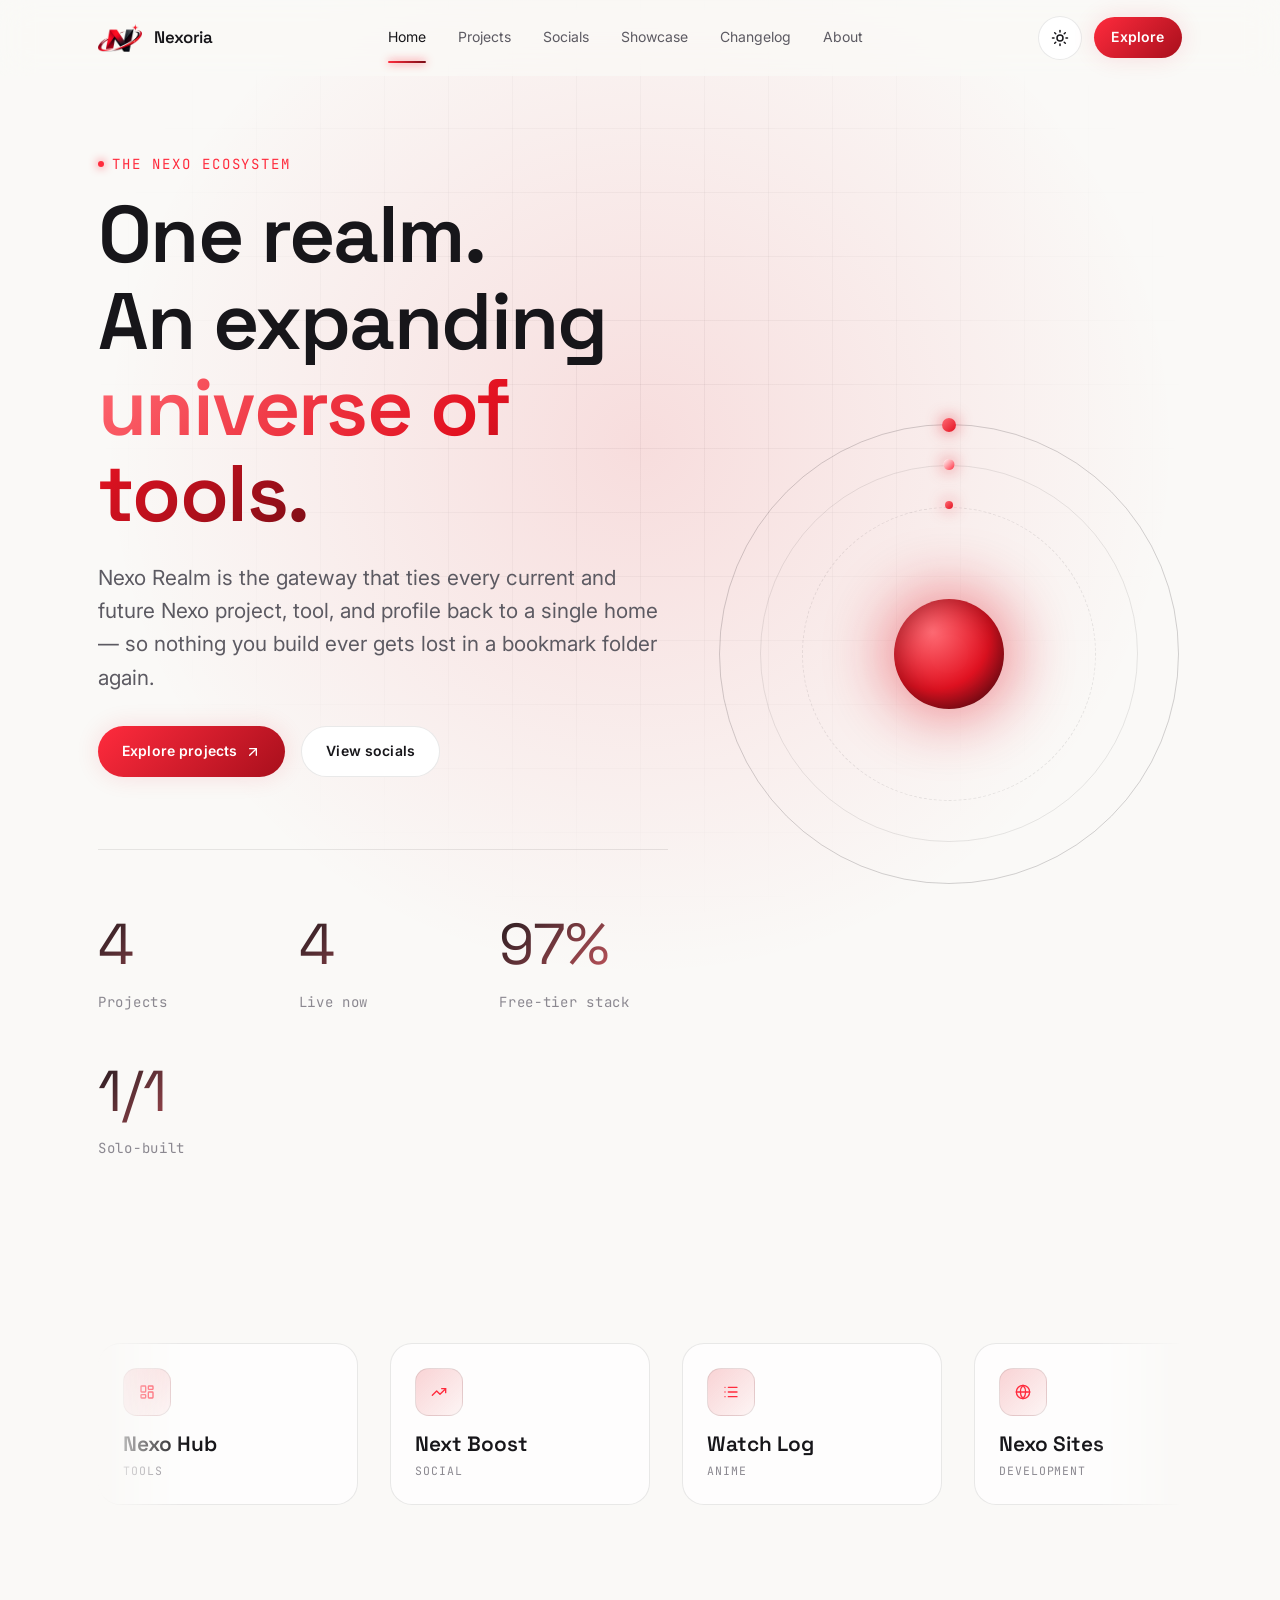
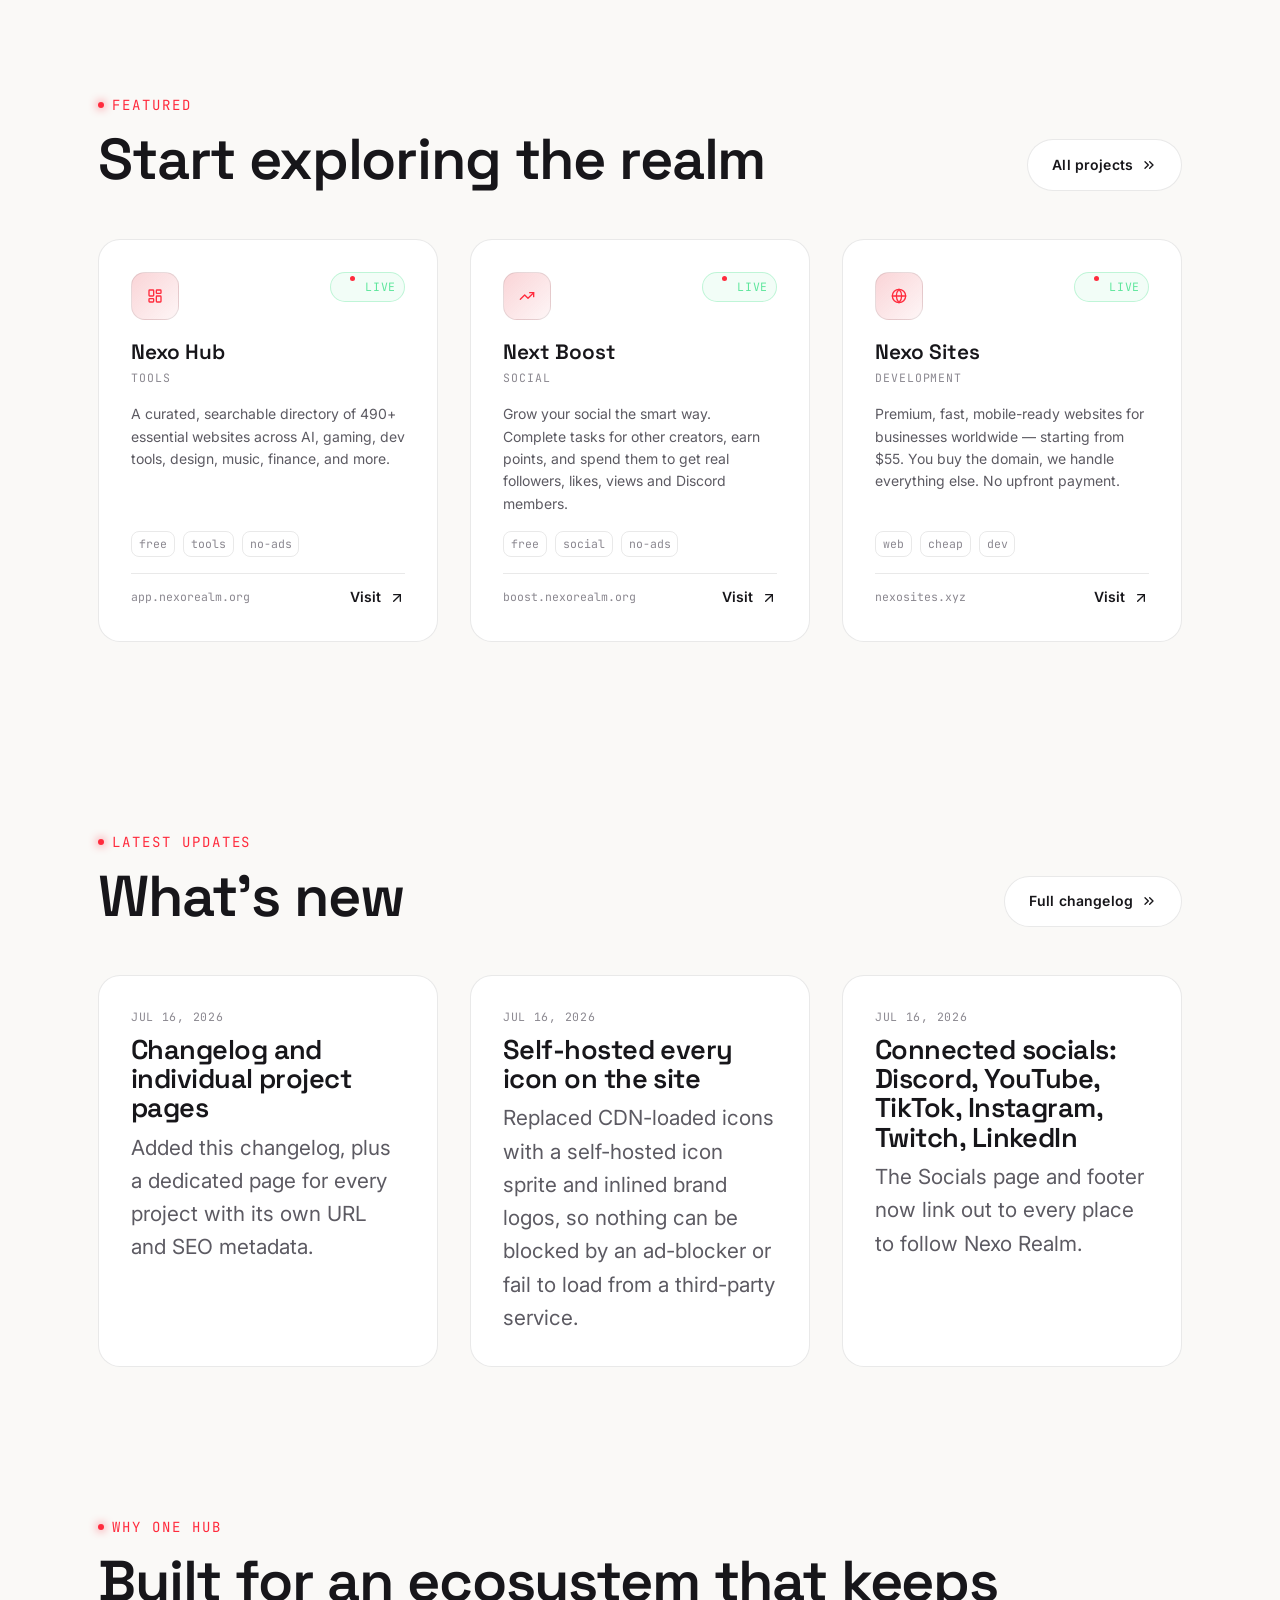
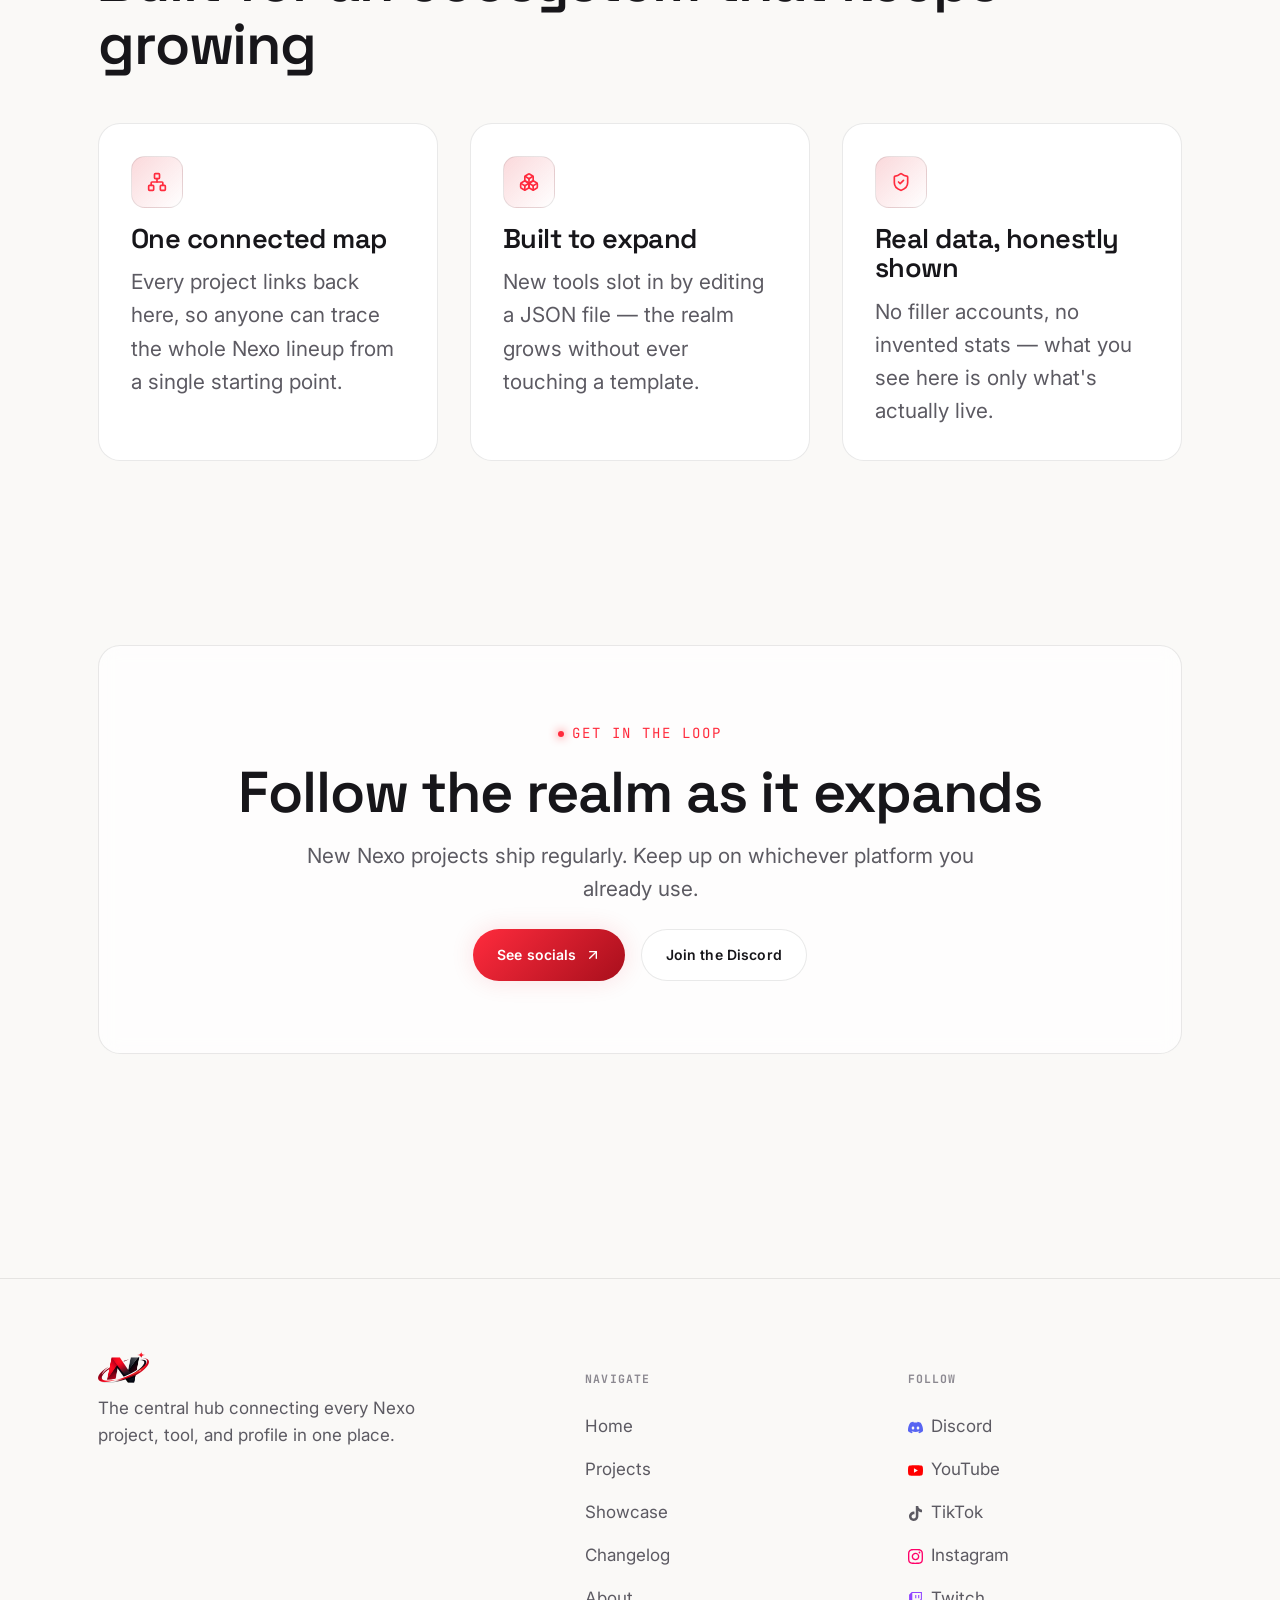
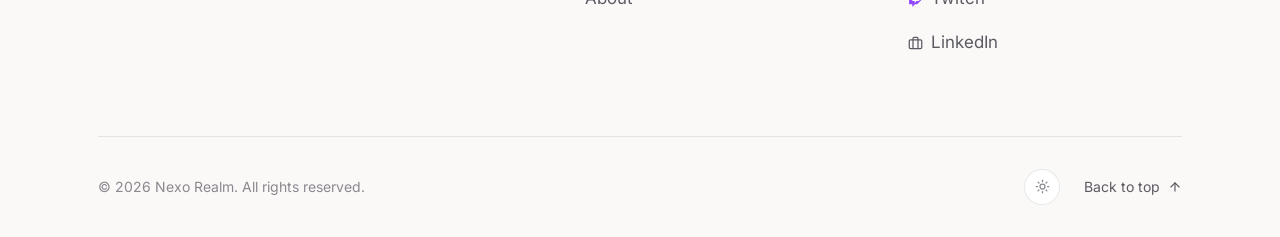
<file: index.html>
<!DOCTYPE html>
<html lang="en">
<head>
<meta charset="UTF-8" />
  <meta name="viewport" content="width=device-width, initial-scale=1.0" />
  <title>Nexo Realm — The hub for every Nexo project</title>
  <meta name="description" content="Nexo Realm is the central gateway connecting every current and future Nexo project, tool, and social profile in one place." />
  <meta name="keywords" content="Nexo Realm, Nexoria Network, Nexo Hub, Next Boost, Watch Log, Nexo Sites, indie developer tools, project hub, developer ecosystem" />
  <meta name="author" content="Nexo Realm" />
  <meta name="robots" content="index, follow, max-image-preview:large, max-snippet:-1, max-video-preview:-1" />
  <link rel="canonical" href="https://nexorealm.org/" />
  <meta name="theme-color" content="#0a0a0c" media="(prefers-color-scheme: dark)" />
  <meta name="theme-color" content="#faf9f7" media="(prefers-color-scheme: light)" />
  <meta name="format-detection" content="telephone=no" />
  <meta name="apple-mobile-web-app-title" content="Nexo Realm" />
  <meta name="apple-mobile-web-app-capable" content="yes" />
  <meta name="msapplication-TileColor" content="#0a0a0c" />
  <meta name="msapplication-TileImage" content="images/favicons/icon-192.png" />

  <!-- Favicons (generated from the Nexo Realm mark) -->
  <link rel="icon" href="favicon.ico" sizes="any" />
  <link rel="icon" type="image/png" sizes="16x16" href="images/favicons/favicon-16x16.png" />
  <link rel="icon" type="image/png" sizes="32x32" href="images/favicons/favicon-32x32.png" />
  <link rel="icon" type="image/png" sizes="96x96" href="images/favicons/favicon-96x96.png" />
  <link rel="apple-touch-icon" href="images/favicons/apple-touch-icon.png" />
  <link rel="manifest" href="manifest.json" />

  <!-- Open Graph -->
  <meta property="og:type" content="website" />
  <meta property="og:site_name" content="Nexo Realm" />
  <meta property="og:locale" content="en_US" />
  <meta property="og:title" content="Nexo Realm — The hub for every Nexo project" />
  <meta property="og:description" content="Nexo Realm is the central gateway connecting every current and future Nexo project, tool, and social profile in one place." />
  <meta property="og:url" content="https://nexorealm.org/" />
  <meta property="og:image" content="https://nexorealm.org/images/og-image.jpg" />
  <meta property="og:image:width" content="1200" />
  <meta property="og:image:height" content="630" />
  <meta property="og:image:alt" content="Nexo Realm logo" />

  <!-- Twitter Card -->
  <meta name="twitter:card" content="summary_large_image" />
  <meta name="twitter:title" content="Nexo Realm — The hub for every Nexo project" />
  <meta name="twitter:description" content="Nexo Realm is the central gateway connecting every current and future Nexo project, tool, and social profile in one place." />
  <meta name="twitter:image" content="https://nexorealm.org/images/og-image.jpg" />

  <!-- Preconnect -->
  <link rel="preconnect" href="https://fonts.googleapis.com" />
  <link rel="preconnect" href="https://fonts.gstatic.com" crossorigin />
  <link rel="preconnect" href="https://www.google.com" />

  <link rel="preload" as="style" href="https://fonts.googleapis.com/css2?family=Space+Grotesk:wght@500;600;700&family=Inter:wght@400;500;600;700&family=JetBrains+Mono:wght@400;500&display=swap" />
  <link rel="stylesheet" href="https://fonts.googleapis.com/css2?family=Space+Grotesk:wght@500;600;700&family=Inter:wght@400;500;600;700&family=JetBrains+Mono:wght@400;500&display=swap" />

  <link rel="preload" as="style" href="css/tokens.css" />
  <link rel="stylesheet" href="css/tokens.css" />
  <link rel="stylesheet" href="css/base.css" />
  <link rel="stylesheet" href="css/components.css" />
  <link rel="stylesheet" href="css/animations.css" />
  <link rel="stylesheet" href="css/pages.css" />

  <script type="application/ld+json">
    {
      "@context": "https://schema.org",
      "@type": "Organization",
      "name": "Nexo Realm",
      "url": "https://nexorealm.org/",
      "logo": "https://nexorealm.org/images/logo.png",
      "sameAs": [
        "https://discord.gg/JFz3mVpCUm",
        "https://www.youtube.com/@nxrealm08/",
        "https://www.tiktok.com/@nxrealm08",
        "https://www.instagram.com/nxrealm08",
        "https://www.twitch.tv/nxrealm08",
        "https://www.linkedin.com/in/nexosites/"
      ]
    }
    </script>
  
    <script type="application/ld+json">
    {
      "@context": "https://schema.org",
      "@type": "WebSite",
      "name": "Nexo Realm",
      "url": "https://nexorealm.org/",
      "description": "The central hub connecting every current and future Nexo project, tool, and social profile."
    }
    </script>


  <!-- Anti-flash theme bootstrap: must run before first paint -->
  <script>
    (function () {
      try {
        var stored = localStorage.getItem("nexorealm-theme");
        var theme = stored || (window.matchMedia("(prefers-color-scheme: light)").matches ? "light" : "dark");
        document.documentElement.setAttribute("data-theme", theme);
      } catch (e) {
        document.documentElement.setAttribute("data-theme", "dark");
      }
    })();
  </script>

</head>
<body id="top">
  <a class="skip-link" href="#main">Skip to content</a>
  <header class="nav" data-nav>
    <div class="nav__inner">
      <a class="nav__brand" href="/">
        <img src="images/logo.png" alt="" width="140" height="88" />
        <span class="nav__brand-text">Nexoria</span>
      </a>
      <nav class="nav__links" aria-label="Primary">
        <a class="nav__link" href="/" aria-current="page">Home</a>
        <a class="nav__link" href="projects/">Projects</a>
        <a class="nav__link" href="socials/">Socials</a>
        <a class="nav__link" href="showcase/">Showcase</a>
        <a class="nav__link" href="changelog/">Changelog</a>
        <a class="nav__link" href="about/">About</a>
      </nav>
      <div class="nav__actions">
        <button class="theme-toggle" data-theme-toggle type="button" aria-label="Toggle color theme" aria-pressed="false">
          <svg class="icon icon-moon" aria-hidden="true" width="20" height="20"><use href="icons/lucide-sprite.svg#moon"></use></svg>
          <svg class="icon icon-sun" aria-hidden="true" width="20" height="20"><use href="icons/lucide-sprite.svg#sun"></use></svg>
        </button>
        <a class="btn btn--primary btn--sm" href="projects/">Explore</a>
        <button class="nav__menu-btn" data-menu-toggle type="button" aria-label="Open menu" aria-expanded="false" aria-controls="mobile-menu">
          <svg class="icon" aria-hidden="true" width="20" height="20"><use href="icons/lucide-sprite.svg#menu"></use></svg>
        </button>
      </div>
    </div>
  </header>

  <div class="mobile-menu" id="mobile-menu" data-mobile-menu>
    <a class="mobile-menu__link" href="/" aria-current="page">Home</a>
      <a class="mobile-menu__link" href="projects/">Projects</a>
      <a class="mobile-menu__link" href="socials/">Socials</a>
      <a class="mobile-menu__link" href="showcase/">Showcase</a>
      <a class="mobile-menu__link" href="changelog/">Changelog</a>
      <a class="mobile-menu__link" href="about/">About</a>
    <div style="margin-top:2rem;display:flex;gap:1rem;flex-wrap:wrap;">
      <a class="btn btn--primary" href="projects/">Explore projects</a>
      <a class="btn btn--ghost" href="socials/">Socials</a>
    </div>
  </div>

  <main id="main">

    <section class="hero" data-parallax data-particles="16">
      <div class="hero-grid"></div>
      <div class="hero-glow"></div>
      <div class="container hero__inner">
        <div class="reveal-stagger">
          <span class="eyebrow">The Nexo Ecosystem</span>
          <h1 class="hero__title">One realm.<br />An expanding<br /><span class="accent">universe of tools.</span></h1>
          <p class="lede hero__lede">Nexo Realm is the gateway that ties every current and future Nexo project, tool, and profile back to a single home &mdash; so nothing you build ever gets lost in a bookmark folder again.</p>
          <div class="hero__actions">
            <a class="btn btn--primary" href="projects/">Explore projects <svg class="icon" aria-hidden="true" width="16" height="16"><use href="icons/lucide-sprite.svg#arrow-up-right"></use></svg></a>
            <a class="btn btn--ghost" href="socials/">View socials</a>
          </div>
          <div class="stats reveal-stagger">
            <div><div class="stat__num" data-counter="0" data-stat-projects>0</div><div class="stat__label">Projects</div></div>
            <div><div class="stat__num" data-counter="0" data-stat-live>0</div><div class="stat__label">Live now</div></div>
            <div><div class="stat__num" data-counter="100" data-suffix="%">0</div><div class="stat__label">Free-tier stack</div></div>
            <div><div class="stat__num" data-counter="1" data-suffix="/1">0</div><div class="stat__label">Solo-built</div></div>
          </div>
        </div>
        <div class="hero__orbit-wrap reveal">
          <div class="orbit" role="img" aria-label="Illustration of an orbital system representing the Nexo Realm ecosystem">
            <div class="orbit__ring orbit__ring--3"></div>
            <div class="orbit__ring orbit__ring--2"></div>
            <div class="orbit__ring"></div>
            <div class="orbit__satellite-wrap orbit__satellite-wrap--a"><span class="orbit__satellite"></span></div>
            <div class="orbit__satellite-wrap orbit__satellite-wrap--b"><span class="orbit__satellite"></span></div>
            <div class="orbit__satellite-wrap orbit__satellite-wrap--c"><span class="orbit__satellite"></span></div>
            <div class="orbit__core"></div>
          </div>
        </div>
      </div>
    </section>

    <section class="section section--tight">
      <div class="container">
        <div class="marquee">
          <div class="marquee__track" data-marquee-track></div>
        </div>
      </div>
    </section>

    <section class="section" id="featured">
      <div class="container">
        <div class="section__head reveal">
          <div>
            <span class="eyebrow">Featured</span>
            <h2>Start exploring the realm</h2>
          </div>
          <a class="btn btn--ghost" href="projects/">All projects <svg class="icon" aria-hidden="true" width="16" height="16"><use href="icons/lucide-sprite.svg#chevrons-right"></use></svg></a>
        </div>
        <div class="grid grid--3 reveal-stagger" data-featured-projects>
          <div class="card project-card" aria-hidden="true" style="opacity:.5">Loading projects&hellip;</div>
        </div>
      </div>
    </section>

    <section class="section section--tight" data-updates-section hidden>
      <div class="container">
        <div class="section__head reveal">
          <div>
            <span class="eyebrow">Latest updates</span>
            <h2>What's new</h2>
          </div>
          <a class="btn btn--ghost" href="changelog/">Full changelog <svg class="icon" aria-hidden="true" width="16" height="16"><use href="icons/lucide-sprite.svg#chevrons-right"></use></svg></a>
        </div>
        <div class="grid grid--3 reveal-stagger" data-updates-strip></div>
      </div>
    </section>

    <section class="section section--tight">
      <div class="container">
        <div class="section__head reveal">
          <div>
            <span class="eyebrow">Why one hub</span>
            <h2>Built for an ecosystem that keeps growing</h2>
          </div>
        </div>
        <div class="grid grid--3 reveal-stagger">
          <div class="card">
            <div class="pillar-icon"><svg class="icon" aria-hidden="true" width="20" height="20"><use href="icons/lucide-sprite.svg#network"></use></svg></div>
            <h4>One connected map</h4>
            <p class="lede" style="margin-top:.75rem;">Every project links back here, so anyone can trace the whole Nexo lineup from a single starting point.</p>
          </div>
          <div class="card">
            <div class="pillar-icon"><svg class="icon" aria-hidden="true" width="20" height="20"><use href="icons/lucide-sprite.svg#boxes"></use></svg></div>
            <h4>Built to expand</h4>
            <p class="lede" style="margin-top:.75rem;">New tools slot in by editing a JSON file &mdash; the realm grows without ever touching a template.</p>
          </div>
          <div class="card">
            <div class="pillar-icon"><svg class="icon" aria-hidden="true" width="20" height="20"><use href="icons/lucide-sprite.svg#shield-check"></use></svg></div>
            <h4>Real data, honestly shown</h4>
            <p class="lede" style="margin-top:.75rem;">No filler accounts, no invented stats &mdash; what you see here is only what's actually live.</p>
          </div>
        </div>
      </div>
    </section>

    <section class="section">
      <div class="container">
        <div class="card card--glass showcase-hero-card reveal" style="text-align:center;">
          <span class="eyebrow" style="justify-content:center;">Get in the loop</span>
          <h2 style="margin-top:1rem;">Follow the realm as it expands</h2>
          <p class="lede" style="margin-inline:auto;margin-top:1rem;">New Nexo projects ship regularly. Keep up on whichever platform you already use.</p>
          <div class="hero__actions" style="justify-content:center;margin-top:1.5rem;">
            <a class="btn btn--primary" href="socials/">See socials <svg class="icon" aria-hidden="true" width="16" height="16"><use href="icons/lucide-sprite.svg#arrow-up-right"></use></svg></a>
            <a class="btn btn--ghost" href="https://discord.gg/JFz3mVpCUm" target="_blank" rel="noopener noreferrer">Join the Discord</a>
          </div>
        </div>
      </div>
    </section>

  </main>
  <footer class="footer">
    <div class="container">
      <div class="footer__grid footer__grid--3">
        <div class="footer__col">
          <div class="footer__brand">
            <img src="images/logo.png" alt="" width="120" height="76" />
          </div>
          <p style="color:var(--ink-dim);max-width:32ch;">The central hub connecting every Nexo project, tool, and profile in one place.</p>
        </div>
        <div class="footer__col">
          <h5>Navigate</h5>
          <a href="/">Home</a>
          <a href="projects/">Projects</a>
          <a href="showcase/">Showcase</a>
          <a href="changelog/">Changelog</a>
          <a href="about/">About</a>
        </div>
        <div class="footer__col">
          <h5>Follow</h5>
          <div data-footer-socials style="display:flex;flex-direction:column;"></div>
        </div>
      </div>
      <div class="footer__bottom">
        <span>&copy; <span data-year></span> Nexo Realm. All rights reserved.</span>
        <div class="footer__legal">
          <button class="theme-toggle" data-theme-toggle type="button" aria-label="Toggle color theme" style="width:36px;height:36px;">
            <svg class="icon icon-moon" aria-hidden="true" style="width:15px;height:15px;"><use href="icons/lucide-sprite.svg#moon"></use></svg>
            <svg class="icon icon-sun" aria-hidden="true" style="width:15px;height:15px;"><use href="icons/lucide-sprite.svg#sun"></use></svg>
          </button>
          <a class="back-to-top" href="#top" data-back-to-top>Back to top <svg class="icon" aria-hidden="true" width="14" height="14"><use href="icons/lucide-sprite.svg#arrow-up"></use></svg></a>
        </div>
      </div>
    </div>
  </footer>

  <script>document.documentElement.setAttribute('data-js', 'ready');</script>
  <script src="js/theme.js" defer></script>
  <script src="js/brand-icons.js" defer></script>
  <script src="js/projects.js" defer></script>
  <script src="js/socials.js" defer></script>
  <script src="js/changelog.js" defer></script>
  <script src="js/main.js" defer></script>

</body>
</html>
</file>
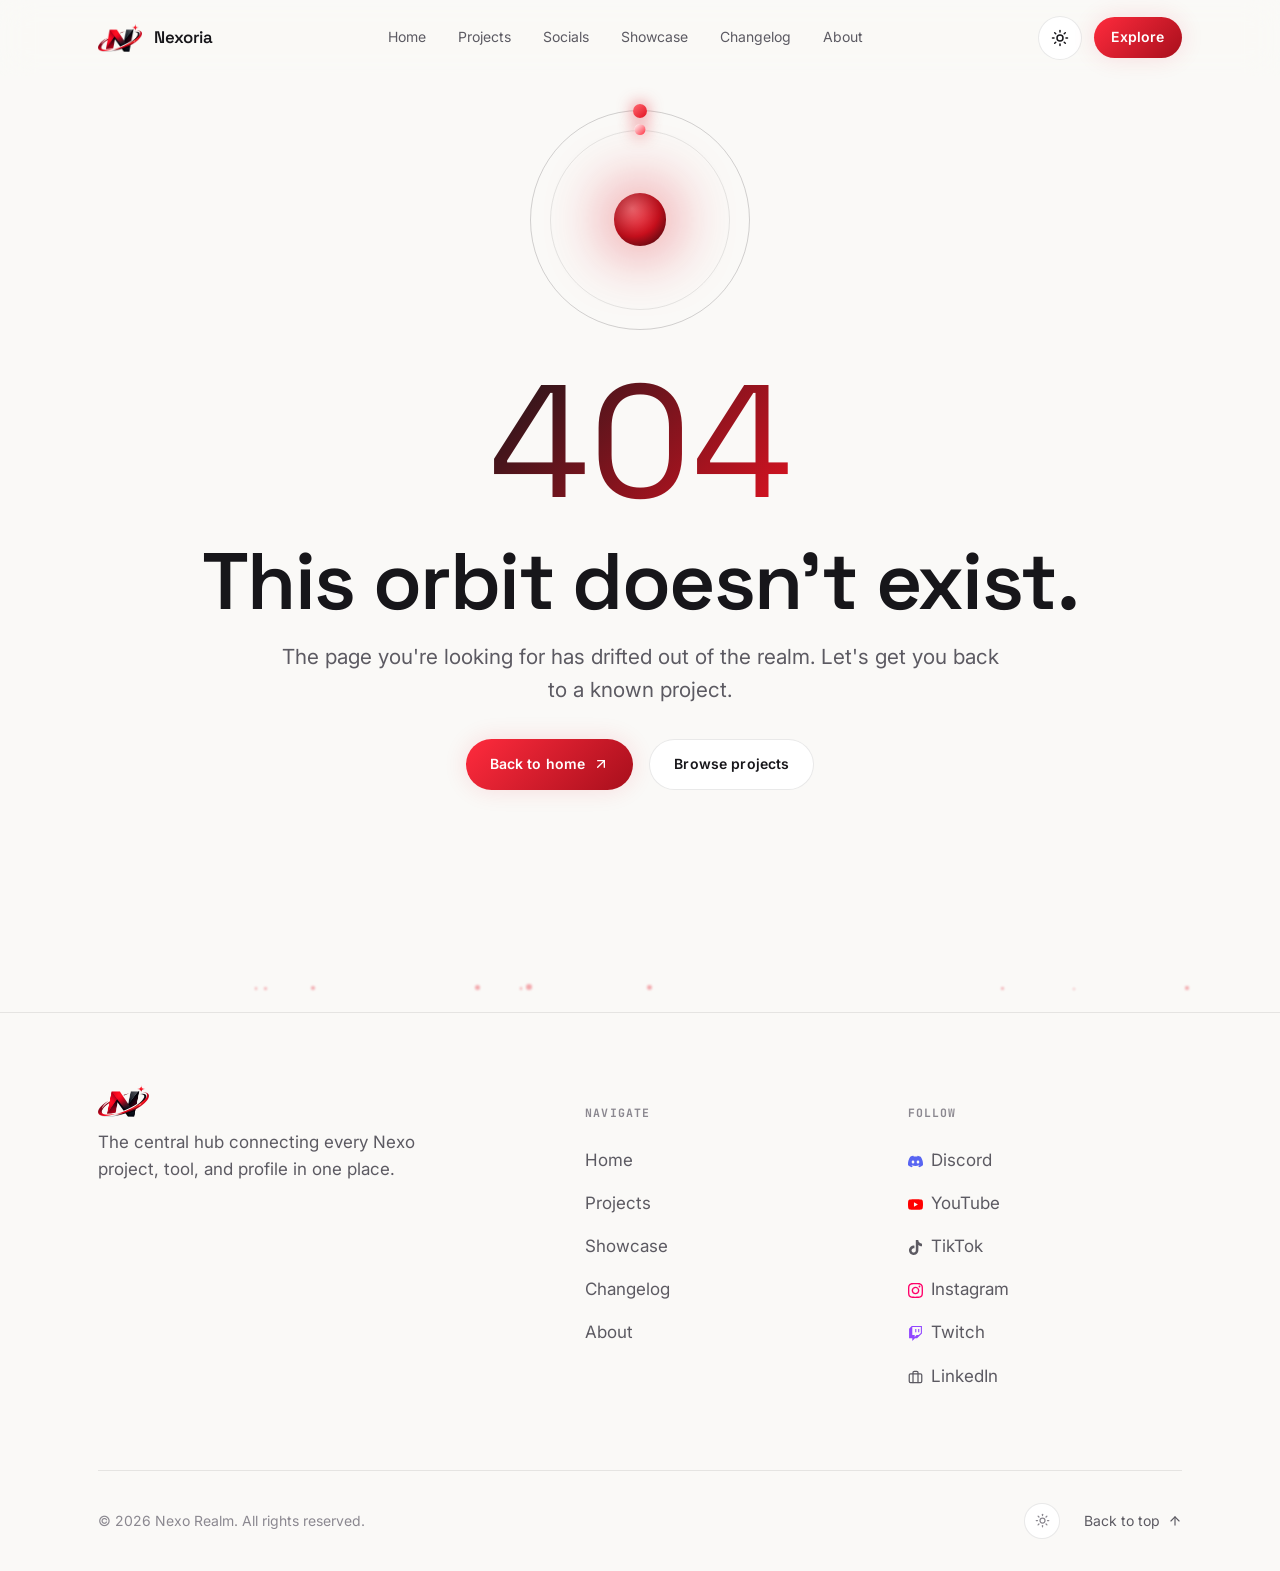
<file: 404/index.html>
<!DOCTYPE html>
<html lang="en">
<head>
<meta charset="UTF-8" />
  <meta name="viewport" content="width=device-width, initial-scale=1.0" />
  <title>Page not found — Nexo Realm</title>
  <meta name="description" content="The page you're looking for doesn't exist." />
  <meta name="keywords" content="Nexo Realm, Nexoria Network, Nexo Hub, Next Boost, Watch Log, Nexo Sites, indie developer tools, project hub, developer ecosystem" />
  <meta name="author" content="Nexo Realm" />
  <meta name="robots" content="index, follow, max-image-preview:large, max-snippet:-1, max-video-preview:-1" />
  <link rel="canonical" href="https://nexorealm.org/404/" />
  <meta name="theme-color" content="#0a0a0c" media="(prefers-color-scheme: dark)" />
  <meta name="theme-color" content="#faf9f7" media="(prefers-color-scheme: light)" />
  <meta name="format-detection" content="telephone=no" />
  <meta name="apple-mobile-web-app-title" content="Nexo Realm" />
  <meta name="apple-mobile-web-app-capable" content="yes" />
  <meta name="msapplication-TileColor" content="#0a0a0c" />
  <meta name="msapplication-TileImage" content="../images/favicons/icon-192.png" />

  <!-- Favicons (generated from the Nexo Realm mark) -->
  <link rel="icon" href="../favicon.ico" sizes="any" />
  <link rel="icon" type="image/png" sizes="16x16" href="../images/favicons/favicon-16x16.png" />
  <link rel="icon" type="image/png" sizes="32x32" href="../images/favicons/favicon-32x32.png" />
  <link rel="icon" type="image/png" sizes="96x96" href="../images/favicons/favicon-96x96.png" />
  <link rel="apple-touch-icon" href="../images/favicons/apple-touch-icon.png" />
  <link rel="manifest" href="../manifest.json" />

  <!-- Open Graph -->
  <meta property="og:type" content="website" />
  <meta property="og:site_name" content="Nexo Realm" />
  <meta property="og:locale" content="en_US" />
  <meta property="og:title" content="Page not found — Nexo Realm" />
  <meta property="og:description" content="The page you're looking for doesn't exist." />
  <meta property="og:url" content="https://nexorealm.org/404/" />
  <meta property="og:image" content="https://nexorealm.org/images/og-image.jpg" />
  <meta property="og:image:width" content="1200" />
  <meta property="og:image:height" content="630" />
  <meta property="og:image:alt" content="Nexo Realm logo" />

  <!-- Twitter Card -->
  <meta name="twitter:card" content="summary_large_image" />
  <meta name="twitter:title" content="Page not found — Nexo Realm" />
  <meta name="twitter:description" content="The page you're looking for doesn't exist." />
  <meta name="twitter:image" content="https://nexorealm.org/images/og-image.jpg" />

  <!-- Preconnect -->
  <link rel="preconnect" href="https://fonts.googleapis.com" />
  <link rel="preconnect" href="https://fonts.gstatic.com" crossorigin />
  <link rel="preconnect" href="https://www.google.com" />

  <link rel="preload" as="style" href="https://fonts.googleapis.com/css2?family=Space+Grotesk:wght@500;600;700&family=Inter:wght@400;500;600;700&family=JetBrains+Mono:wght@400;500&display=swap" />
  <link rel="stylesheet" href="https://fonts.googleapis.com/css2?family=Space+Grotesk:wght@500;600;700&family=Inter:wght@400;500;600;700&family=JetBrains+Mono:wght@400;500&display=swap" />

  <link rel="preload" as="style" href="../css/tokens.css" />
  <link rel="stylesheet" href="../css/tokens.css" />
  <link rel="stylesheet" href="../css/base.css" />
  <link rel="stylesheet" href="../css/components.css" />
  <link rel="stylesheet" href="../css/animations.css" />
  <link rel="stylesheet" href="../css/pages.css" />

  <script type="application/ld+json">
    {
      "@context": "https://schema.org",
      "@type": "Organization",
      "name": "Nexo Realm",
      "url": "https://nexorealm.org/",
      "logo": "https://nexorealm.org/images/logo.png",
      "sameAs": [
        "https://discord.gg/JFz3mVpCUm",
        "https://www.youtube.com/@nxrealm08/",
        "https://www.tiktok.com/@nxrealm08",
        "https://www.instagram.com/nxrealm08",
        "https://www.twitch.tv/nxrealm08",
        "https://www.linkedin.com/in/nexosites/"
      ]
    }
    </script>
  

  <!-- Anti-flash theme bootstrap: must run before first paint -->
  <script>
    (function () {
      try {
        var stored = localStorage.getItem("nexorealm-theme");
        var theme = stored || (window.matchMedia("(prefers-color-scheme: light)").matches ? "light" : "dark");
        document.documentElement.setAttribute("data-theme", theme);
      } catch (e) {
        document.documentElement.setAttribute("data-theme", "dark");
      }
    })();
  </script>

</head>
<body id="top">
  <a class="skip-link" href="#main">Skip to content</a>
  <header class="nav" data-nav>
    <div class="nav__inner">
      <a class="nav__brand" href="../">
        <img src="../images/logo.png" alt="" width="140" height="88" />
        <span class="nav__brand-text">Nexoria</span>
      </a>
      <nav class="nav__links" aria-label="Primary">
        <a class="nav__link" href="../">Home</a>
        <a class="nav__link" href="../projects/">Projects</a>
        <a class="nav__link" href="../socials/">Socials</a>
        <a class="nav__link" href="../showcase/">Showcase</a>
        <a class="nav__link" href="../changelog/">Changelog</a>
        <a class="nav__link" href="../about/">About</a>
      </nav>
      <div class="nav__actions">
        <button class="theme-toggle" data-theme-toggle type="button" aria-label="Toggle color theme" aria-pressed="false">
          <svg class="icon icon-moon" aria-hidden="true" width="20" height="20"><use href="../icons/lucide-sprite.svg#moon"></use></svg>
          <svg class="icon icon-sun" aria-hidden="true" width="20" height="20"><use href="../icons/lucide-sprite.svg#sun"></use></svg>
        </button>
        <a class="btn btn--primary btn--sm" href="../projects/">Explore</a>
        <button class="nav__menu-btn" data-menu-toggle type="button" aria-label="Open menu" aria-expanded="false" aria-controls="mobile-menu">
          <svg class="icon" aria-hidden="true" width="20" height="20"><use href="../icons/lucide-sprite.svg#menu"></use></svg>
        </button>
      </div>
    </div>
  </header>

  <div class="mobile-menu" id="mobile-menu" data-mobile-menu>
    <a class="mobile-menu__link" href="../">Home</a>
      <a class="mobile-menu__link" href="../projects/">Projects</a>
      <a class="mobile-menu__link" href="../socials/">Socials</a>
      <a class="mobile-menu__link" href="../showcase/">Showcase</a>
      <a class="mobile-menu__link" href="../changelog/">Changelog</a>
      <a class="mobile-menu__link" href="../about/">About</a>
    <div style="margin-top:2rem;display:flex;gap:1rem;flex-wrap:wrap;">
      <a class="btn btn--primary" href="../projects/">Explore projects</a>
      <a class="btn btn--ghost" href="../socials/">Socials</a>
    </div>
  </div>

  <main id="main">

    <section class="error-page" data-particles="10">
      <div class="orbit" style="max-width:220px;margin-bottom:2rem;" role="presentation">
        <div class="orbit__ring orbit__ring--2"></div>
        <div class="orbit__ring"></div>
        <div class="orbit__satellite-wrap orbit__satellite-wrap--a"><span class="orbit__satellite"></span></div>
        <div class="orbit__satellite-wrap orbit__satellite-wrap--b"><span class="orbit__satellite"></span></div>
        <div class="orbit__core"></div>
      </div>
      <div class="error-page__code">404</div>
      <h1 style="margin-top:1rem;">This orbit doesn't exist.</h1>
      <p class="lede" style="margin-top:1rem;margin-inline:auto;">The page you're looking for has drifted out of the realm. Let's get you back to a known project.</p>
      <div class="hero__actions" style="justify-content:center;margin-top:2rem;">
        <a class="btn btn--primary" href="../">Back to home <svg class="icon" aria-hidden="true" width="16" height="16"><use href="../icons/lucide-sprite.svg#arrow-up-right"></use></svg></a>
        <a class="btn btn--ghost" href="../projects/">Browse projects</a>
      </div>
    </section>

  </main>
  <footer class="footer">
    <div class="container">
      <div class="footer__grid footer__grid--3">
        <div class="footer__col">
          <div class="footer__brand">
            <img src="../images/logo.png" alt="" width="120" height="76" />
          </div>
          <p style="color:var(--ink-dim);max-width:32ch;">The central hub connecting every Nexo project, tool, and profile in one place.</p>
        </div>
        <div class="footer__col">
          <h5>Navigate</h5>
          <a href="../">Home</a>
          <a href="../projects/">Projects</a>
          <a href="../showcase/">Showcase</a>
          <a href="../changelog/">Changelog</a>
          <a href="../about/">About</a>
        </div>
        <div class="footer__col">
          <h5>Follow</h5>
          <div data-footer-socials style="display:flex;flex-direction:column;"></div>
        </div>
      </div>
      <div class="footer__bottom">
        <span>&copy; <span data-year></span> Nexo Realm. All rights reserved.</span>
        <div class="footer__legal">
          <button class="theme-toggle" data-theme-toggle type="button" aria-label="Toggle color theme" style="width:36px;height:36px;">
            <svg class="icon icon-moon" aria-hidden="true" style="width:15px;height:15px;"><use href="../icons/lucide-sprite.svg#moon"></use></svg>
            <svg class="icon icon-sun" aria-hidden="true" style="width:15px;height:15px;"><use href="../icons/lucide-sprite.svg#sun"></use></svg>
          </button>
          <a class="back-to-top" href="#top" data-back-to-top>Back to top <svg class="icon" aria-hidden="true" width="14" height="14"><use href="../icons/lucide-sprite.svg#arrow-up"></use></svg></a>
        </div>
      </div>
    </div>
  </footer>

  <script>document.documentElement.setAttribute('data-js', 'ready');</script>
  <script src="../js/theme.js" defer></script>
  <script src="../js/brand-icons.js" defer></script>
  <script src="../js/projects.js" defer></script>
  <script src="../js/socials.js" defer></script>
  <script src="../js/changelog.js" defer></script>
  <script src="../js/main.js" defer></script>

</body>
</html>
</file>
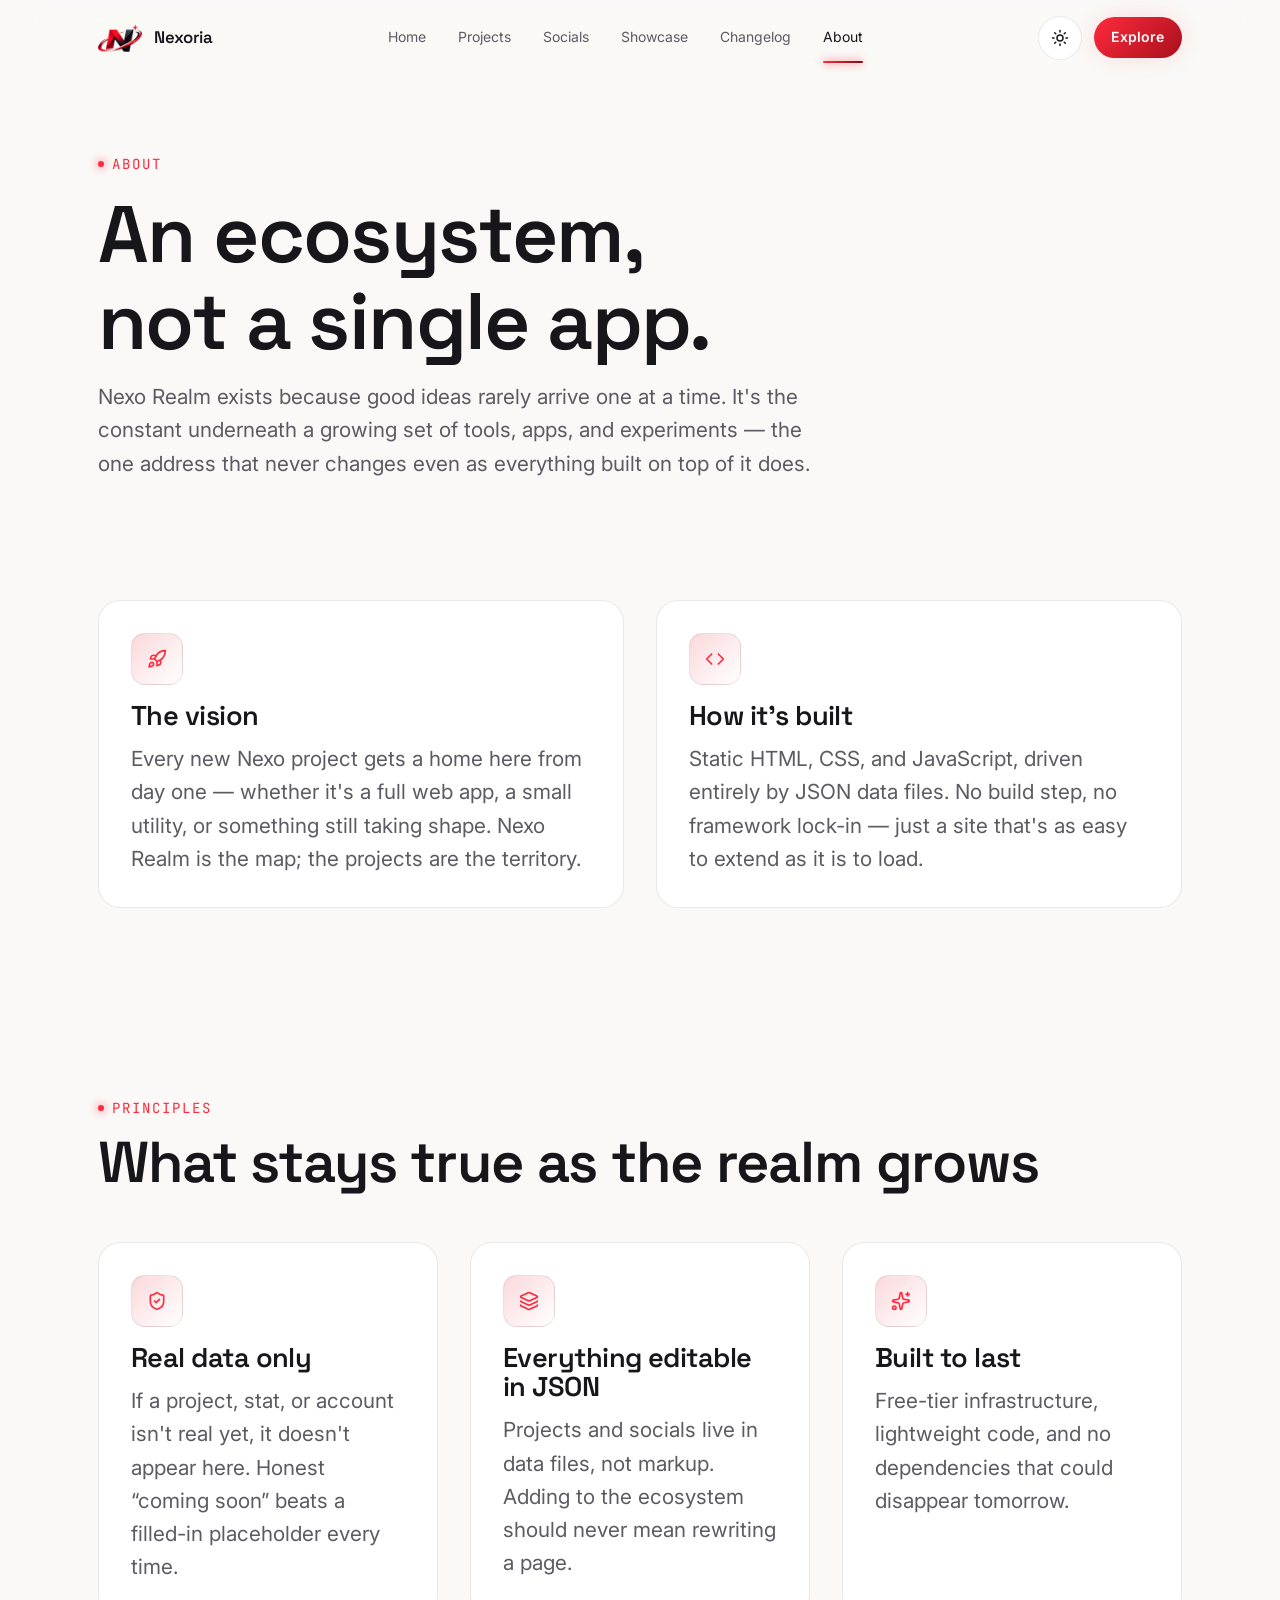
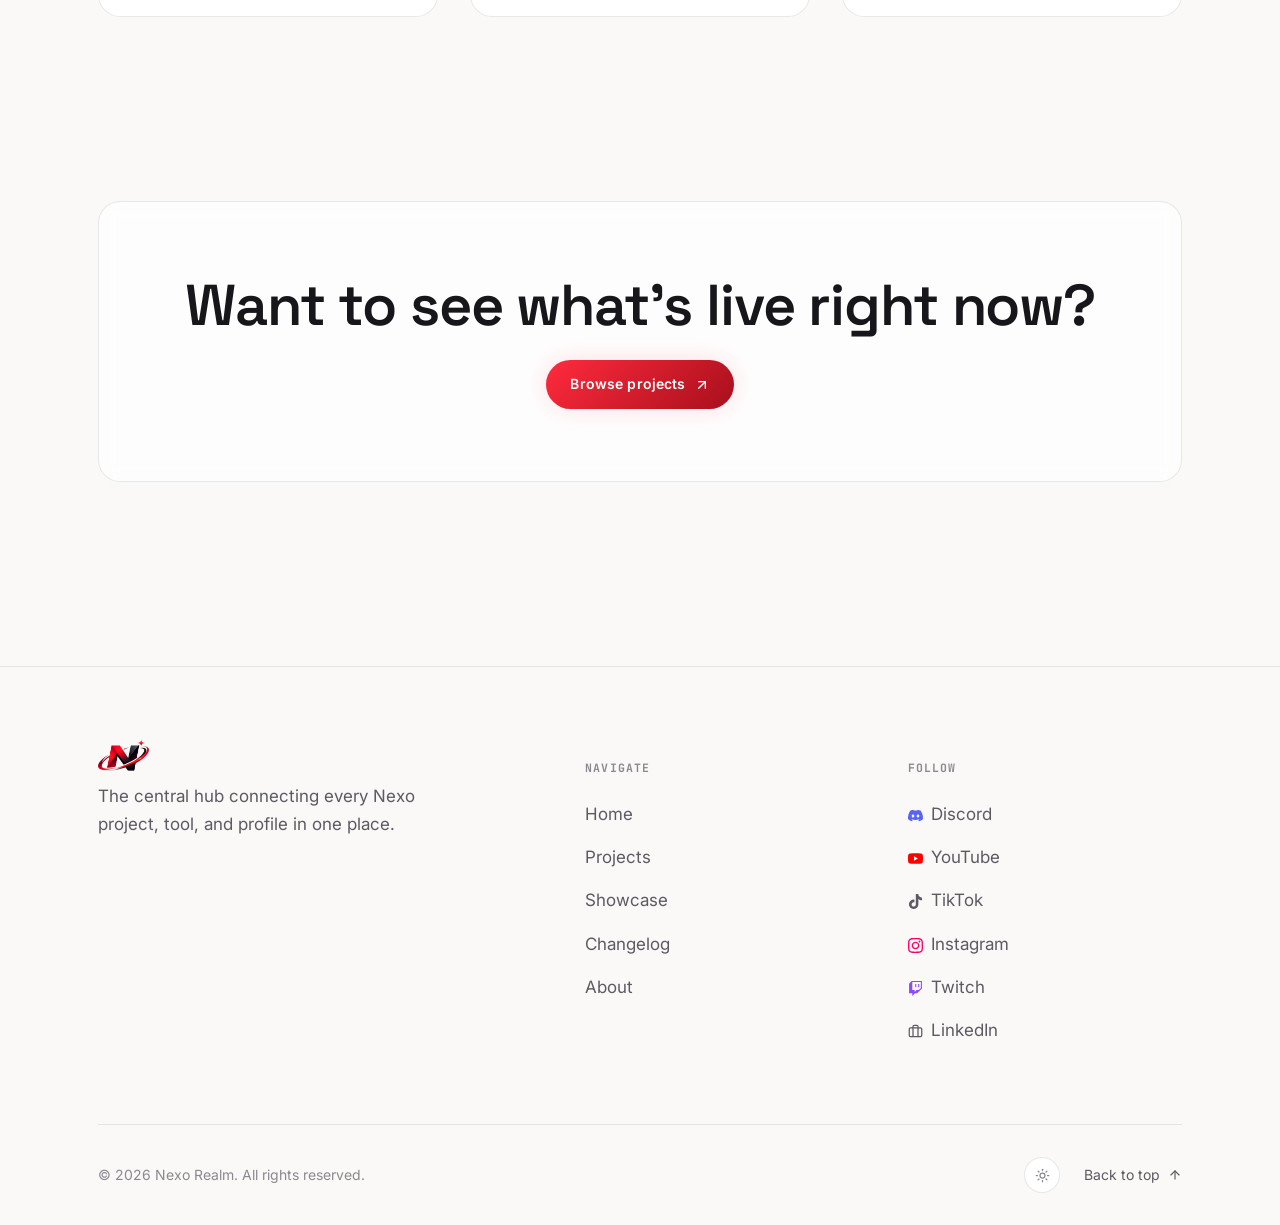
<file: about/index.html>
<!DOCTYPE html>
<html lang="en">
<head>
<meta charset="UTF-8" />
  <meta name="viewport" content="width=device-width, initial-scale=1.0" />
  <title>About — Nexo Realm</title>
  <meta name="description" content="Nexo Realm is the ecosystem hub connecting every current and future Nexo project. Learn the vision and the principles behind it." />
  <meta name="keywords" content="Nexo Realm, Nexoria Network, Nexo Hub, Next Boost, Watch Log, Nexo Sites, indie developer tools, project hub, developer ecosystem" />
  <meta name="author" content="Nexo Realm" />
  <meta name="robots" content="index, follow, max-image-preview:large, max-snippet:-1, max-video-preview:-1" />
  <link rel="canonical" href="https://nexorealm.org/about/" />
  <meta name="theme-color" content="#0a0a0c" media="(prefers-color-scheme: dark)" />
  <meta name="theme-color" content="#faf9f7" media="(prefers-color-scheme: light)" />
  <meta name="format-detection" content="telephone=no" />
  <meta name="apple-mobile-web-app-title" content="Nexo Realm" />
  <meta name="apple-mobile-web-app-capable" content="yes" />
  <meta name="msapplication-TileColor" content="#0a0a0c" />
  <meta name="msapplication-TileImage" content="../images/favicons/icon-192.png" />

  <!-- Favicons (generated from the Nexo Realm mark) -->
  <link rel="icon" href="../favicon.ico" sizes="any" />
  <link rel="icon" type="image/png" sizes="16x16" href="../images/favicons/favicon-16x16.png" />
  <link rel="icon" type="image/png" sizes="32x32" href="../images/favicons/favicon-32x32.png" />
  <link rel="icon" type="image/png" sizes="96x96" href="../images/favicons/favicon-96x96.png" />
  <link rel="apple-touch-icon" href="../images/favicons/apple-touch-icon.png" />
  <link rel="manifest" href="../manifest.json" />

  <!-- Open Graph -->
  <meta property="og:type" content="website" />
  <meta property="og:site_name" content="Nexo Realm" />
  <meta property="og:locale" content="en_US" />
  <meta property="og:title" content="About — Nexo Realm" />
  <meta property="og:description" content="Nexo Realm is the ecosystem hub connecting every current and future Nexo project. Learn the vision and the principles behind it." />
  <meta property="og:url" content="https://nexorealm.org/about/" />
  <meta property="og:image" content="https://nexorealm.org/images/og-image.jpg" />
  <meta property="og:image:width" content="1200" />
  <meta property="og:image:height" content="630" />
  <meta property="og:image:alt" content="Nexo Realm logo" />

  <!-- Twitter Card -->
  <meta name="twitter:card" content="summary_large_image" />
  <meta name="twitter:title" content="About — Nexo Realm" />
  <meta name="twitter:description" content="Nexo Realm is the ecosystem hub connecting every current and future Nexo project. Learn the vision and the principles behind it." />
  <meta name="twitter:image" content="https://nexorealm.org/images/og-image.jpg" />

  <!-- Preconnect -->
  <link rel="preconnect" href="https://fonts.googleapis.com" />
  <link rel="preconnect" href="https://fonts.gstatic.com" crossorigin />
  <link rel="preconnect" href="https://www.google.com" />

  <link rel="preload" as="style" href="https://fonts.googleapis.com/css2?family=Space+Grotesk:wght@500;600;700&family=Inter:wght@400;500;600;700&family=JetBrains+Mono:wght@400;500&display=swap" />
  <link rel="stylesheet" href="https://fonts.googleapis.com/css2?family=Space+Grotesk:wght@500;600;700&family=Inter:wght@400;500;600;700&family=JetBrains+Mono:wght@400;500&display=swap" />

  <link rel="preload" as="style" href="../css/tokens.css" />
  <link rel="stylesheet" href="../css/tokens.css" />
  <link rel="stylesheet" href="../css/base.css" />
  <link rel="stylesheet" href="../css/components.css" />
  <link rel="stylesheet" href="../css/animations.css" />
  <link rel="stylesheet" href="../css/pages.css" />

  <script type="application/ld+json">
    {
      "@context": "https://schema.org",
      "@type": "Organization",
      "name": "Nexo Realm",
      "url": "https://nexorealm.org/",
      "logo": "https://nexorealm.org/images/logo.png",
      "sameAs": [
        "https://discord.gg/JFz3mVpCUm",
        "https://www.youtube.com/@nxrealm08/",
        "https://www.tiktok.com/@nxrealm08",
        "https://www.instagram.com/nxrealm08",
        "https://www.twitch.tv/nxrealm08",
        "https://www.linkedin.com/in/nexosites/"
      ]
    }
    </script>
  

  <!-- Anti-flash theme bootstrap: must run before first paint -->
  <script>
    (function () {
      try {
        var stored = localStorage.getItem("nexorealm-theme");
        var theme = stored || (window.matchMedia("(prefers-color-scheme: light)").matches ? "light" : "dark");
        document.documentElement.setAttribute("data-theme", theme);
      } catch (e) {
        document.documentElement.setAttribute("data-theme", "dark");
      }
    })();
  </script>

</head>
<body id="top">
  <a class="skip-link" href="#main">Skip to content</a>
  <header class="nav" data-nav>
    <div class="nav__inner">
      <a class="nav__brand" href="../">
        <img src="../images/logo.png" alt="" width="140" height="88" />
        <span class="nav__brand-text">Nexoria</span>
      </a>
      <nav class="nav__links" aria-label="Primary">
        <a class="nav__link" href="../">Home</a>
        <a class="nav__link" href="../projects/">Projects</a>
        <a class="nav__link" href="../socials/">Socials</a>
        <a class="nav__link" href="../showcase/">Showcase</a>
        <a class="nav__link" href="../changelog/">Changelog</a>
        <a class="nav__link" href="../about/" aria-current="page">About</a>
      </nav>
      <div class="nav__actions">
        <button class="theme-toggle" data-theme-toggle type="button" aria-label="Toggle color theme" aria-pressed="false">
          <svg class="icon icon-moon" aria-hidden="true" width="20" height="20"><use href="../icons/lucide-sprite.svg#moon"></use></svg>
          <svg class="icon icon-sun" aria-hidden="true" width="20" height="20"><use href="../icons/lucide-sprite.svg#sun"></use></svg>
        </button>
        <a class="btn btn--primary btn--sm" href="../projects/">Explore</a>
        <button class="nav__menu-btn" data-menu-toggle type="button" aria-label="Open menu" aria-expanded="false" aria-controls="mobile-menu">
          <svg class="icon" aria-hidden="true" width="20" height="20"><use href="../icons/lucide-sprite.svg#menu"></use></svg>
        </button>
      </div>
    </div>
  </header>

  <div class="mobile-menu" id="mobile-menu" data-mobile-menu>
    <a class="mobile-menu__link" href="../">Home</a>
      <a class="mobile-menu__link" href="../projects/">Projects</a>
      <a class="mobile-menu__link" href="../socials/">Socials</a>
      <a class="mobile-menu__link" href="../showcase/">Showcase</a>
      <a class="mobile-menu__link" href="../changelog/">Changelog</a>
      <a class="mobile-menu__link" href="../about/" aria-current="page">About</a>
    <div style="margin-top:2rem;display:flex;gap:1rem;flex-wrap:wrap;">
      <a class="btn btn--primary" href="../projects/">Explore projects</a>
      <a class="btn btn--ghost" href="../socials/">Socials</a>
    </div>
  </div>

  <main id="main">

    <section class="page-hero">
      <div class="container">
        <span class="eyebrow">About</span>
        <h1>An ecosystem,<br />not a single app.</h1>
        <p class="lede">Nexo Realm exists because good ideas rarely arrive one at a time. It's the constant underneath a growing set of tools, apps, and experiments &mdash; the one address that never changes even as everything built on top of it does.</p>
      </div>
    </section>

    <section class="section section--tight">
      <div class="container">
        <div class="grid grid--2 reveal-stagger">
          <div class="card">
            <div class="pillar-icon"><svg class="icon" aria-hidden="true" width="20" height="20"><use href="../icons/lucide-sprite.svg#rocket"></use></svg></div>
            <h4>The vision</h4>
            <p class="lede" style="margin-top:.75rem;">Every new Nexo project gets a home here from day one &mdash; whether it's a full web app, a small utility, or something still taking shape. Nexo Realm is the map; the projects are the territory.</p>
          </div>
          <div class="card">
            <div class="pillar-icon"><svg class="icon" aria-hidden="true" width="20" height="20"><use href="../icons/lucide-sprite.svg#code"></use></svg></div>
            <h4>How it's built</h4>
            <p class="lede" style="margin-top:.75rem;">Static HTML, CSS, and JavaScript, driven entirely by JSON data files. No build step, no framework lock-in &mdash; just a site that's as easy to extend as it is to load.</p>
          </div>
        </div>
      </div>
    </section>

    <section class="section">
      <div class="container">
        <div class="section__head reveal">
          <div>
            <span class="eyebrow">Principles</span>
            <h2>What stays true as the realm grows</h2>
          </div>
        </div>
        <div class="grid grid--3 reveal-stagger">
          <div class="card">
            <div class="pillar-icon"><svg class="icon" aria-hidden="true" width="20" height="20"><use href="../icons/lucide-sprite.svg#shield-check"></use></svg></div>
            <h4>Real data only</h4>
            <p class="lede" style="margin-top:.75rem;">If a project, stat, or account isn't real yet, it doesn't appear here. Honest &ldquo;coming soon&rdquo; beats a filled-in placeholder every time.</p>
          </div>
          <div class="card">
            <div class="pillar-icon"><svg class="icon" aria-hidden="true" width="20" height="20"><use href="../icons/lucide-sprite.svg#layers"></use></svg></div>
            <h4>Everything editable in JSON</h4>
            <p class="lede" style="margin-top:.75rem;">Projects and socials live in data files, not markup. Adding to the ecosystem should never mean rewriting a page.</p>
          </div>
          <div class="card">
            <div class="pillar-icon"><svg class="icon" aria-hidden="true" width="20" height="20"><use href="../icons/lucide-sprite.svg#sparkles"></use></svg></div>
            <h4>Built to last</h4>
            <p class="lede" style="margin-top:.75rem;">Free-tier infrastructure, lightweight code, and no dependencies that could disappear tomorrow.</p>
          </div>
        </div>
      </div>
    </section>

    <section class="section section--tight">
      <div class="container">
        <div class="card card--glass showcase-hero-card reveal" style="text-align:center;">
          <h2>Want to see what's live right now?</h2>
          <div class="hero__actions" style="justify-content:center;margin-top:1.5rem;">
            <a class="btn btn--primary" href="../projects/">Browse projects <svg class="icon" aria-hidden="true" width="16" height="16"><use href="../icons/lucide-sprite.svg#arrow-up-right"></use></svg></a>
          </div>
        </div>
      </div>
    </section>

  </main>
  <footer class="footer">
    <div class="container">
      <div class="footer__grid footer__grid--3">
        <div class="footer__col">
          <div class="footer__brand">
            <img src="../images/logo.png" alt="" width="120" height="76" />
          </div>
          <p style="color:var(--ink-dim);max-width:32ch;">The central hub connecting every Nexo project, tool, and profile in one place.</p>
        </div>
        <div class="footer__col">
          <h5>Navigate</h5>
          <a href="../">Home</a>
          <a href="../projects/">Projects</a>
          <a href="../showcase/">Showcase</a>
          <a href="../changelog/">Changelog</a>
          <a href="../about/">About</a>
        </div>
        <div class="footer__col">
          <h5>Follow</h5>
          <div data-footer-socials style="display:flex;flex-direction:column;"></div>
        </div>
      </div>
      <div class="footer__bottom">
        <span>&copy; <span data-year></span> Nexo Realm. All rights reserved.</span>
        <div class="footer__legal">
          <button class="theme-toggle" data-theme-toggle type="button" aria-label="Toggle color theme" style="width:36px;height:36px;">
            <svg class="icon icon-moon" aria-hidden="true" style="width:15px;height:15px;"><use href="../icons/lucide-sprite.svg#moon"></use></svg>
            <svg class="icon icon-sun" aria-hidden="true" style="width:15px;height:15px;"><use href="../icons/lucide-sprite.svg#sun"></use></svg>
          </button>
          <a class="back-to-top" href="#top" data-back-to-top>Back to top <svg class="icon" aria-hidden="true" width="14" height="14"><use href="../icons/lucide-sprite.svg#arrow-up"></use></svg></a>
        </div>
      </div>
    </div>
  </footer>

  <script>document.documentElement.setAttribute('data-js', 'ready');</script>
  <script src="../js/theme.js" defer></script>
  <script src="../js/brand-icons.js" defer></script>
  <script src="../js/projects.js" defer></script>
  <script src="../js/socials.js" defer></script>
  <script src="../js/changelog.js" defer></script>
  <script src="../js/main.js" defer></script>

</body>
</html>
</file>
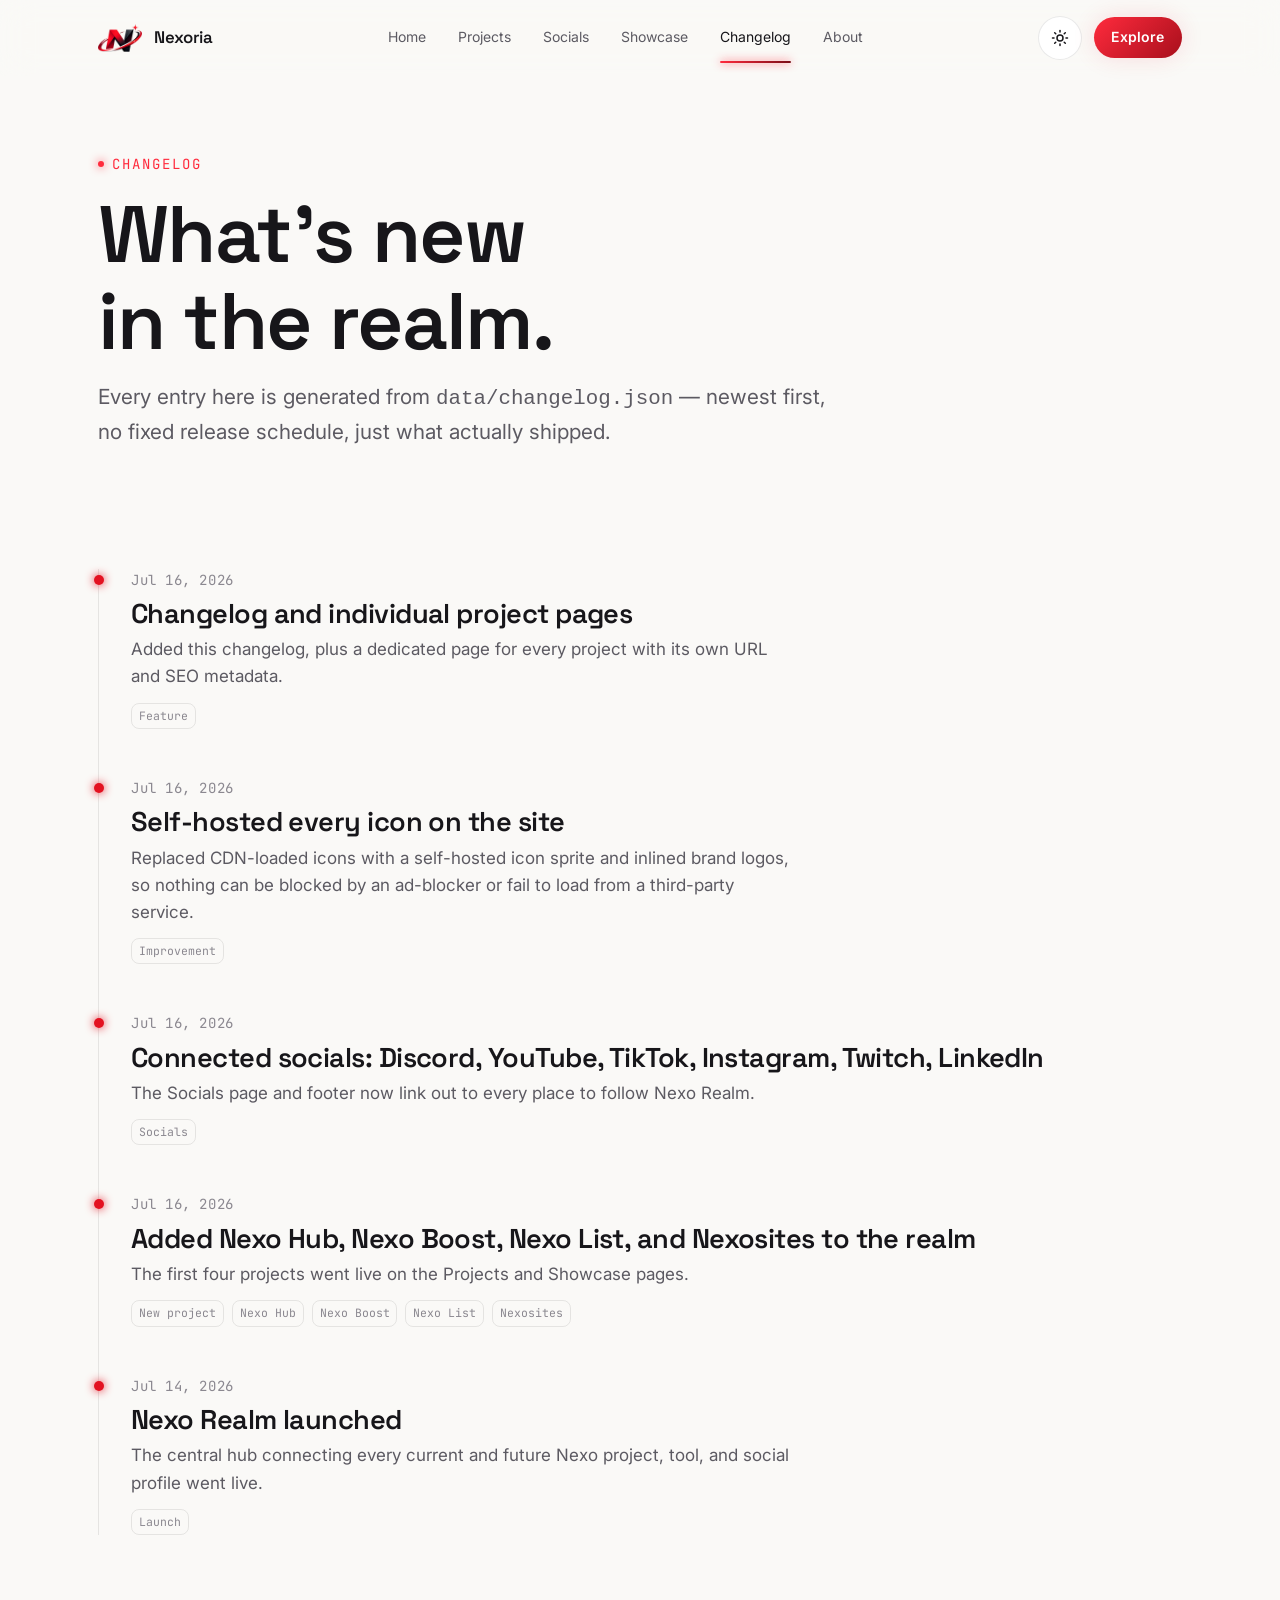
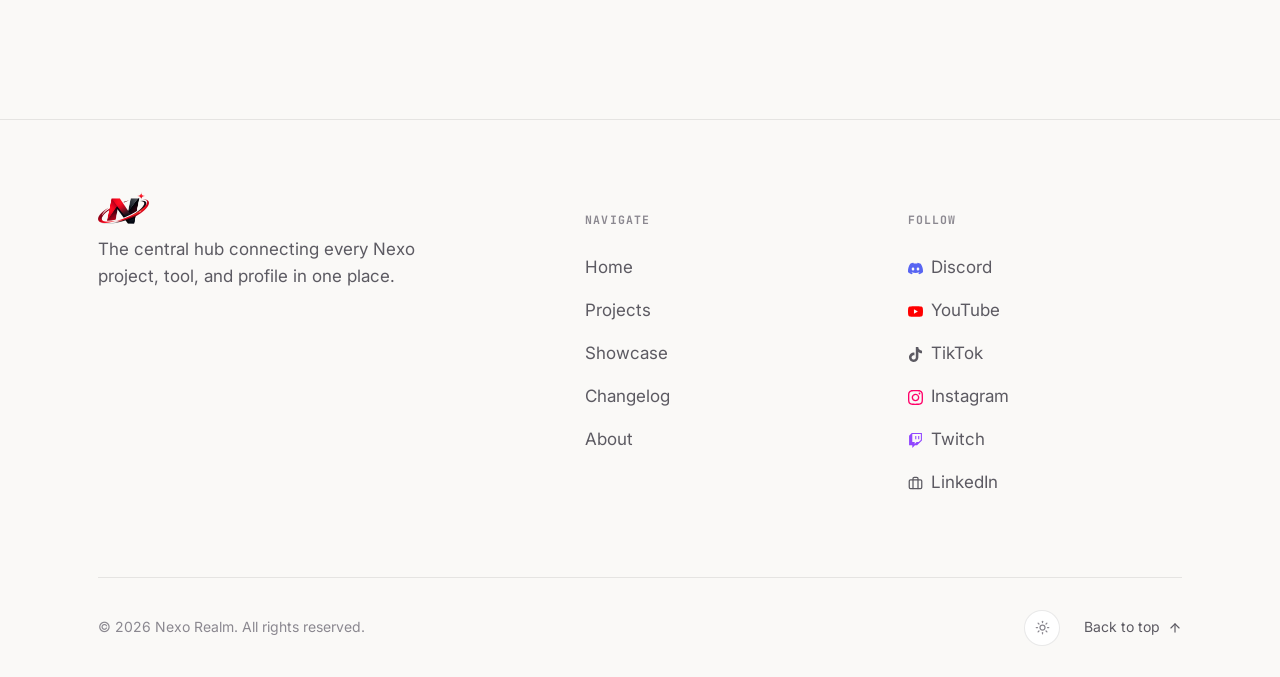
<file: changelog/index.html>
<!DOCTYPE html>
<html lang="en">
<head>
<meta charset="UTF-8" />
  <meta name="viewport" content="width=device-width, initial-scale=1.0" />
  <title>Changelog — Nexo Realm</title>
  <meta name="description" content="What's new across every Nexo project — generated live from a single JSON file, newest first." />
  <meta name="keywords" content="Nexo Realm, Nexoria Network, Nexo Hub, Next Boost, Watch Log, Nexo Sites, indie developer tools, project hub, developer ecosystem" />
  <meta name="author" content="Nexo Realm" />
  <meta name="robots" content="index, follow, max-image-preview:large, max-snippet:-1, max-video-preview:-1" />
  <link rel="canonical" href="https://nexorealm.org/changelog/" />
  <meta name="theme-color" content="#0a0a0c" media="(prefers-color-scheme: dark)" />
  <meta name="theme-color" content="#faf9f7" media="(prefers-color-scheme: light)" />
  <meta name="format-detection" content="telephone=no" />
  <meta name="apple-mobile-web-app-title" content="Nexo Realm" />
  <meta name="apple-mobile-web-app-capable" content="yes" />
  <meta name="msapplication-TileColor" content="#0a0a0c" />
  <meta name="msapplication-TileImage" content="../images/favicons/icon-192.png" />

  <!-- Favicons (generated from the Nexo Realm mark) -->
  <link rel="icon" href="../favicon.ico" sizes="any" />
  <link rel="icon" type="image/png" sizes="16x16" href="../images/favicons/favicon-16x16.png" />
  <link rel="icon" type="image/png" sizes="32x32" href="../images/favicons/favicon-32x32.png" />
  <link rel="icon" type="image/png" sizes="96x96" href="../images/favicons/favicon-96x96.png" />
  <link rel="apple-touch-icon" href="../images/favicons/apple-touch-icon.png" />
  <link rel="manifest" href="../manifest.json" />

  <!-- Open Graph -->
  <meta property="og:type" content="website" />
  <meta property="og:site_name" content="Nexo Realm" />
  <meta property="og:locale" content="en_US" />
  <meta property="og:title" content="Changelog — Nexo Realm" />
  <meta property="og:description" content="What's new across every Nexo project — generated live from a single JSON file, newest first." />
  <meta property="og:url" content="https://nexorealm.org/changelog/" />
  <meta property="og:image" content="https://nexorealm.org/images/og-image.jpg" />
  <meta property="og:image:width" content="1200" />
  <meta property="og:image:height" content="630" />
  <meta property="og:image:alt" content="Nexo Realm logo" />

  <!-- Twitter Card -->
  <meta name="twitter:card" content="summary_large_image" />
  <meta name="twitter:title" content="Changelog — Nexo Realm" />
  <meta name="twitter:description" content="What's new across every Nexo project — generated live from a single JSON file, newest first." />
  <meta name="twitter:image" content="https://nexorealm.org/images/og-image.jpg" />

  <!-- Preconnect -->
  <link rel="preconnect" href="https://fonts.googleapis.com" />
  <link rel="preconnect" href="https://fonts.gstatic.com" crossorigin />
  <link rel="preconnect" href="https://www.google.com" />

  <link rel="preload" as="style" href="https://fonts.googleapis.com/css2?family=Space+Grotesk:wght@500;600;700&family=Inter:wght@400;500;600;700&family=JetBrains+Mono:wght@400;500&display=swap" />
  <link rel="stylesheet" href="https://fonts.googleapis.com/css2?family=Space+Grotesk:wght@500;600;700&family=Inter:wght@400;500;600;700&family=JetBrains+Mono:wght@400;500&display=swap" />

  <link rel="preload" as="style" href="../css/tokens.css" />
  <link rel="stylesheet" href="../css/tokens.css" />
  <link rel="stylesheet" href="../css/base.css" />
  <link rel="stylesheet" href="../css/components.css" />
  <link rel="stylesheet" href="../css/animations.css" />
  <link rel="stylesheet" href="../css/pages.css" />

  <script type="application/ld+json">
    {
      "@context": "https://schema.org",
      "@type": "Organization",
      "name": "Nexo Realm",
      "url": "https://nexorealm.org/",
      "logo": "https://nexorealm.org/images/logo.png",
      "sameAs": [
        "https://discord.gg/JFz3mVpCUm",
        "https://www.youtube.com/@nxrealm08/",
        "https://www.tiktok.com/@nxrealm08",
        "https://www.instagram.com/nxrealm08",
        "https://www.twitch.tv/nxrealm08",
        "https://www.linkedin.com/in/nexosites/"
      ]
    }
    </script>
  

  <!-- Anti-flash theme bootstrap: must run before first paint -->
  <script>
    (function () {
      try {
        var stored = localStorage.getItem("nexorealm-theme");
        var theme = stored || (window.matchMedia("(prefers-color-scheme: light)").matches ? "light" : "dark");
        document.documentElement.setAttribute("data-theme", theme);
      } catch (e) {
        document.documentElement.setAttribute("data-theme", "dark");
      }
    })();
  </script>

</head>
<body id="top">
  <a class="skip-link" href="#main">Skip to content</a>
  <header class="nav" data-nav>
    <div class="nav__inner">
      <a class="nav__brand" href="../">
        <img src="../images/logo.png" alt="" width="140" height="88" />
        <span class="nav__brand-text">Nexoria</span>
      </a>
      <nav class="nav__links" aria-label="Primary">
        <a class="nav__link" href="../">Home</a>
        <a class="nav__link" href="../projects/">Projects</a>
        <a class="nav__link" href="../socials/">Socials</a>
        <a class="nav__link" href="../showcase/">Showcase</a>
        <a class="nav__link" href="../changelog/" aria-current="page">Changelog</a>
        <a class="nav__link" href="../about/">About</a>
      </nav>
      <div class="nav__actions">
        <button class="theme-toggle" data-theme-toggle type="button" aria-label="Toggle color theme" aria-pressed="false">
          <svg class="icon icon-moon" aria-hidden="true" width="20" height="20"><use href="../icons/lucide-sprite.svg#moon"></use></svg>
          <svg class="icon icon-sun" aria-hidden="true" width="20" height="20"><use href="../icons/lucide-sprite.svg#sun"></use></svg>
        </button>
        <a class="btn btn--primary btn--sm" href="../projects/">Explore</a>
        <button class="nav__menu-btn" data-menu-toggle type="button" aria-label="Open menu" aria-expanded="false" aria-controls="mobile-menu">
          <svg class="icon" aria-hidden="true" width="20" height="20"><use href="../icons/lucide-sprite.svg#menu"></use></svg>
        </button>
      </div>
    </div>
  </header>

  <div class="mobile-menu" id="mobile-menu" data-mobile-menu>
    <a class="mobile-menu__link" href="../">Home</a>
      <a class="mobile-menu__link" href="../projects/">Projects</a>
      <a class="mobile-menu__link" href="../socials/">Socials</a>
      <a class="mobile-menu__link" href="../showcase/">Showcase</a>
      <a class="mobile-menu__link" href="../changelog/" aria-current="page">Changelog</a>
      <a class="mobile-menu__link" href="../about/">About</a>
    <div style="margin-top:2rem;display:flex;gap:1rem;flex-wrap:wrap;">
      <a class="btn btn--primary" href="../projects/">Explore projects</a>
      <a class="btn btn--ghost" href="../socials/">Socials</a>
    </div>
  </div>

  <main id="main">

    <section class="page-hero">
      <div class="container">
        <span class="eyebrow">Changelog</span>
        <h1>What's new<br />in the realm.</h1>
        <p class="lede">Every entry here is generated from <code>data/changelog.json</code> — newest first, no fixed release schedule, just what actually shipped.</p>
      </div>
    </section>

    <section class="section section--tight">
      <div class="container">
        <div class="timeline" data-changelog-timeline hidden></div>

        <div class="empty-state" data-changelog-empty>
          <svg class="icon" aria-hidden="true" width="20" height="20"><use href="../icons/lucide-sprite.svg#compass"></use></svg>
          <p><strong>No updates logged yet.</strong></p>
          <p class="lede" style="margin-inline:auto;">This page reads directly from <code>data/changelog.json</code>. Add an entry to the <code>entries</code> array — <code>{ "date": "2026-07-16", "title": "&hellip;", "description": "&hellip;", "tags": ["&hellip;"] }</code> — and it shows up here automatically, newest first.</p>
        </div>
      </div>
    </section>

  </main>
  <footer class="footer">
    <div class="container">
      <div class="footer__grid footer__grid--3">
        <div class="footer__col">
          <div class="footer__brand">
            <img src="../images/logo.png" alt="" width="120" height="76" />
          </div>
          <p style="color:var(--ink-dim);max-width:32ch;">The central hub connecting every Nexo project, tool, and profile in one place.</p>
        </div>
        <div class="footer__col">
          <h5>Navigate</h5>
          <a href="../">Home</a>
          <a href="../projects/">Projects</a>
          <a href="../showcase/">Showcase</a>
          <a href="../changelog/">Changelog</a>
          <a href="../about/">About</a>
        </div>
        <div class="footer__col">
          <h5>Follow</h5>
          <div data-footer-socials style="display:flex;flex-direction:column;"></div>
        </div>
      </div>
      <div class="footer__bottom">
        <span>&copy; <span data-year></span> Nexo Realm. All rights reserved.</span>
        <div class="footer__legal">
          <button class="theme-toggle" data-theme-toggle type="button" aria-label="Toggle color theme" style="width:36px;height:36px;">
            <svg class="icon icon-moon" aria-hidden="true" style="width:15px;height:15px;"><use href="../icons/lucide-sprite.svg#moon"></use></svg>
            <svg class="icon icon-sun" aria-hidden="true" style="width:15px;height:15px;"><use href="../icons/lucide-sprite.svg#sun"></use></svg>
          </button>
          <a class="back-to-top" href="#top" data-back-to-top>Back to top <svg class="icon" aria-hidden="true" width="14" height="14"><use href="../icons/lucide-sprite.svg#arrow-up"></use></svg></a>
        </div>
      </div>
    </div>
  </footer>

  <script>document.documentElement.setAttribute('data-js', 'ready');</script>
  <script src="../js/theme.js" defer></script>
  <script src="../js/brand-icons.js" defer></script>
  <script src="../js/projects.js" defer></script>
  <script src="../js/socials.js" defer></script>
  <script src="../js/changelog.js" defer></script>
  <script src="../js/main.js" defer></script>

</body>
</html>
</file>
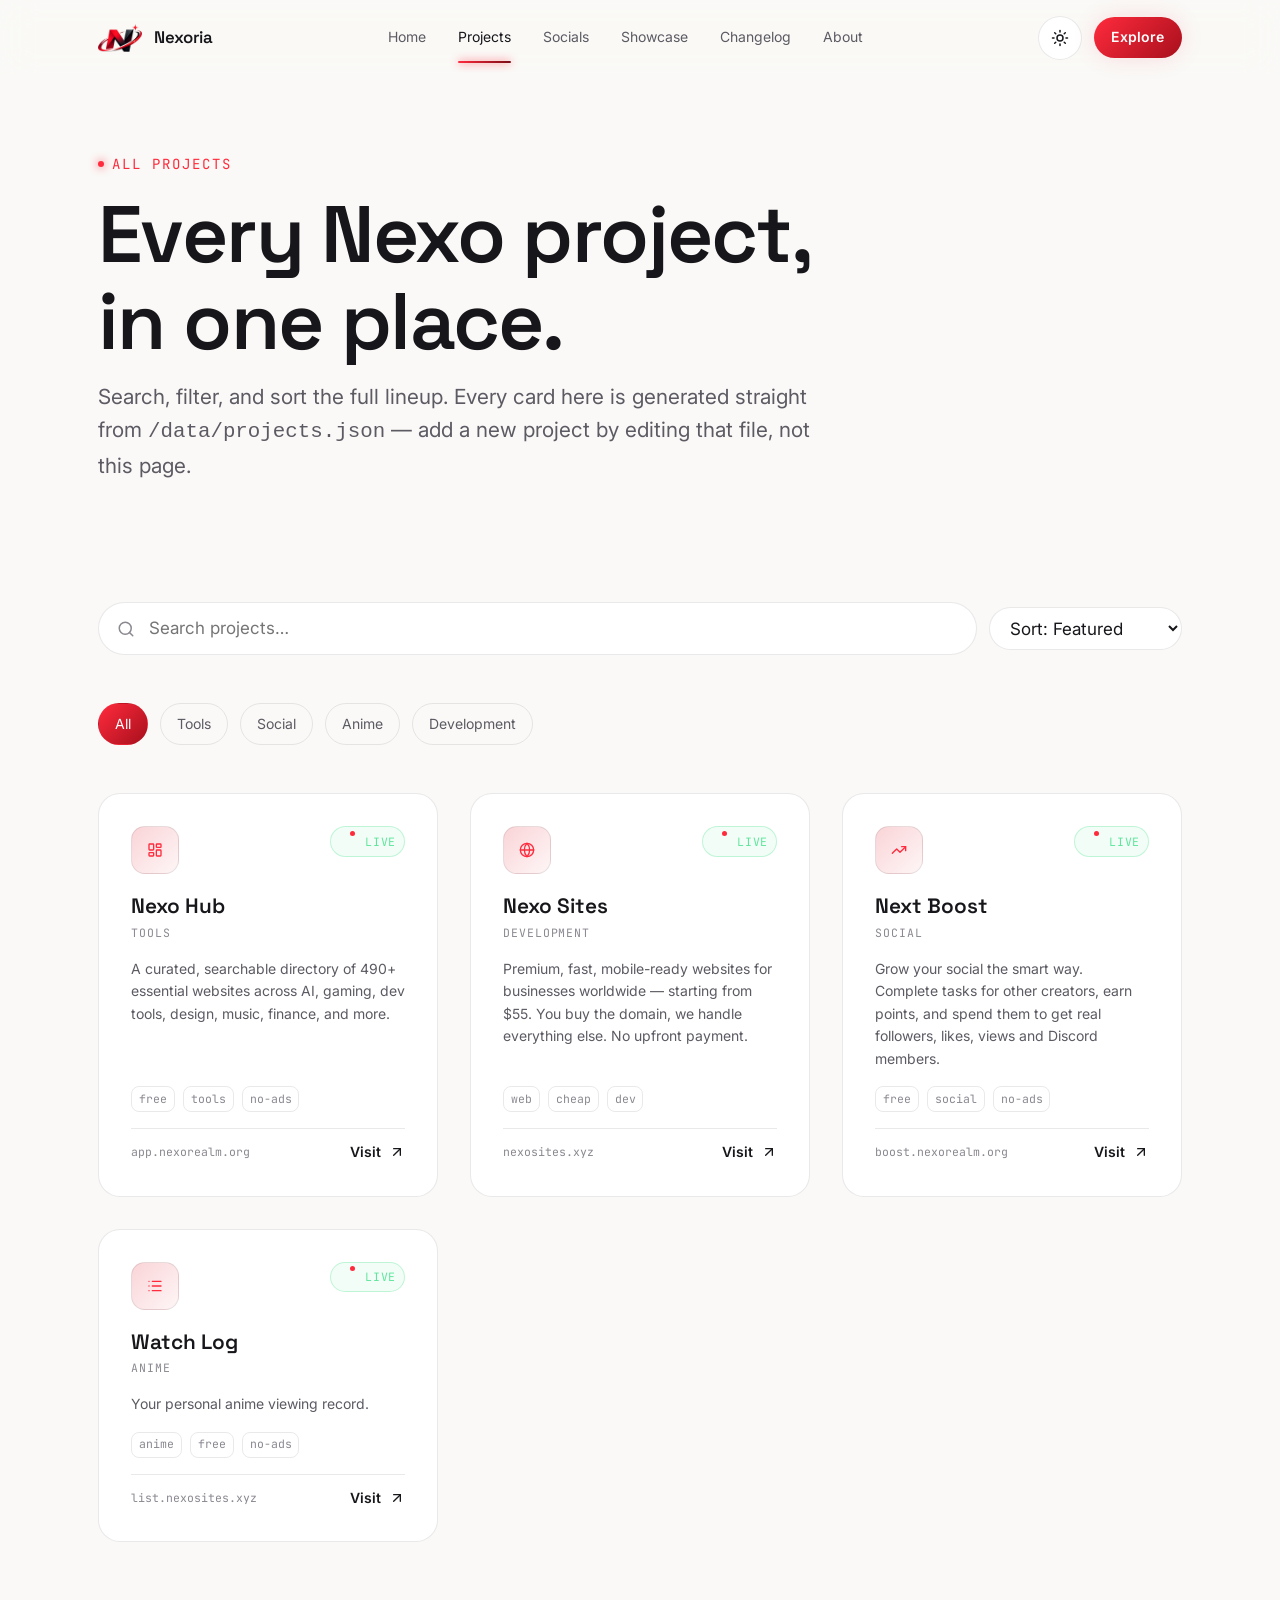
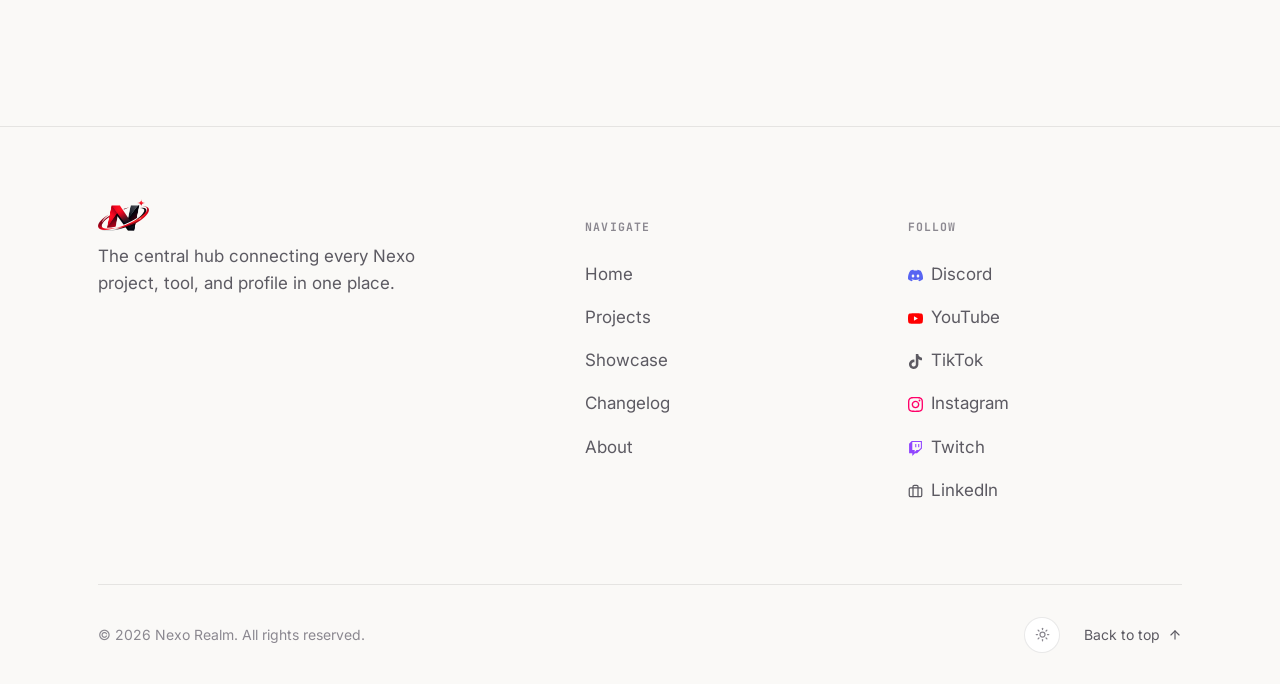
<file: projects/index.html>
<!DOCTYPE html>
<html lang="en">
<head>
<meta charset="UTF-8" />
  <meta name="viewport" content="width=device-width, initial-scale=1.0" />
  <title>Projects — Nexo Realm</title>
  <meta name="description" content="Browse every Nexo project — including Nexo Hub, Next Boost, Watch Log, Nexo Sites — with live search, category filters, and sorting." />
  <meta name="keywords" content="Nexo Realm, Nexoria Network, Nexo Hub, Next Boost, Watch Log, Nexo Sites, indie developer tools, project hub, developer ecosystem" />
  <meta name="author" content="Nexo Realm" />
  <meta name="robots" content="index, follow, max-image-preview:large, max-snippet:-1, max-video-preview:-1" />
  <link rel="canonical" href="https://nexorealm.org/projects/" />
  <meta name="theme-color" content="#0a0a0c" media="(prefers-color-scheme: dark)" />
  <meta name="theme-color" content="#faf9f7" media="(prefers-color-scheme: light)" />
  <meta name="format-detection" content="telephone=no" />
  <meta name="apple-mobile-web-app-title" content="Nexo Realm" />
  <meta name="apple-mobile-web-app-capable" content="yes" />
  <meta name="msapplication-TileColor" content="#0a0a0c" />
  <meta name="msapplication-TileImage" content="../images/favicons/icon-192.png" />

  <!-- Favicons (generated from the Nexo Realm mark) -->
  <link rel="icon" href="../favicon.ico" sizes="any" />
  <link rel="icon" type="image/png" sizes="16x16" href="../images/favicons/favicon-16x16.png" />
  <link rel="icon" type="image/png" sizes="32x32" href="../images/favicons/favicon-32x32.png" />
  <link rel="icon" type="image/png" sizes="96x96" href="../images/favicons/favicon-96x96.png" />
  <link rel="apple-touch-icon" href="../images/favicons/apple-touch-icon.png" />
  <link rel="manifest" href="../manifest.json" />

  <!-- Open Graph -->
  <meta property="og:type" content="website" />
  <meta property="og:site_name" content="Nexo Realm" />
  <meta property="og:locale" content="en_US" />
  <meta property="og:title" content="Projects — Nexo Realm" />
  <meta property="og:description" content="Browse every Nexo project — including Nexo Hub, Next Boost, Watch Log, Nexo Sites — with live search, category filters, and sorting." />
  <meta property="og:url" content="https://nexorealm.org/projects/" />
  <meta property="og:image" content="https://nexorealm.org/images/og-image.jpg" />
  <meta property="og:image:width" content="1200" />
  <meta property="og:image:height" content="630" />
  <meta property="og:image:alt" content="Nexo Realm logo" />

  <!-- Twitter Card -->
  <meta name="twitter:card" content="summary_large_image" />
  <meta name="twitter:title" content="Projects — Nexo Realm" />
  <meta name="twitter:description" content="Browse every Nexo project — including Nexo Hub, Next Boost, Watch Log, Nexo Sites — with live search, category filters, and sorting." />
  <meta name="twitter:image" content="https://nexorealm.org/images/og-image.jpg" />

  <!-- Preconnect -->
  <link rel="preconnect" href="https://fonts.googleapis.com" />
  <link rel="preconnect" href="https://fonts.gstatic.com" crossorigin />
  <link rel="preconnect" href="https://www.google.com" />

  <link rel="preload" as="style" href="https://fonts.googleapis.com/css2?family=Space+Grotesk:wght@500;600;700&family=Inter:wght@400;500;600;700&family=JetBrains+Mono:wght@400;500&display=swap" />
  <link rel="stylesheet" href="https://fonts.googleapis.com/css2?family=Space+Grotesk:wght@500;600;700&family=Inter:wght@400;500;600;700&family=JetBrains+Mono:wght@400;500&display=swap" />

  <link rel="preload" as="style" href="../css/tokens.css" />
  <link rel="stylesheet" href="../css/tokens.css" />
  <link rel="stylesheet" href="../css/base.css" />
  <link rel="stylesheet" href="../css/components.css" />
  <link rel="stylesheet" href="../css/animations.css" />
  <link rel="stylesheet" href="../css/pages.css" />

  <script type="application/ld+json">
    {
      "@context": "https://schema.org",
      "@type": "Organization",
      "name": "Nexo Realm",
      "url": "https://nexorealm.org/",
      "logo": "https://nexorealm.org/images/logo.png",
      "sameAs": [
        "https://discord.gg/JFz3mVpCUm",
        "https://www.youtube.com/@nxrealm08/",
        "https://www.tiktok.com/@nxrealm08",
        "https://www.instagram.com/nxrealm08",
        "https://www.twitch.tv/nxrealm08",
        "https://www.linkedin.com/in/nexosites/"
      ]
    }
    </script>
  
    <script type="application/ld+json">
    {
      "@context": "https://schema.org",
      "@type": "ItemList",
      "name": "Nexo Realm Projects",
      "itemListElement": [
        {
          "@type": "ListItem",
          "position": 1,
          "item": {
            "@type": "SoftwareApplication",
            "name": "Nexo Hub",
            "url": "https://app.nexorealm.org",
            "applicationCategory": "Tools",
            "description": "A curated, searchable directory of 490+ essential websites across AI, gaming, dev tools, design, music, finance, and more."
          }
        },
        {
          "@type": "ListItem",
          "position": 2,
          "item": {
            "@type": "SoftwareApplication",
            "name": "Next Boost",
            "url": "https://boost.nexorealm.org",
            "applicationCategory": "Social",
            "description": "Grow your social the smart way. Complete tasks for other creators, earn points, and spend them to get real followers, likes, views and Discord members."
          }
        },
        {
          "@type": "ListItem",
          "position": 3,
          "item": {
            "@type": "SoftwareApplication",
            "name": "Watch Log",
            "url": "https://list.nexosites.xyz",
            "applicationCategory": "Anime",
            "description": "Your personal anime viewing record."
          }
        },
        {
          "@type": "ListItem",
          "position": 4,
          "item": {
            "@type": "SoftwareApplication",
            "name": "Nexo Sites",
            "url": "https://nexosites.xyz",
            "applicationCategory": "Development",
            "description": "Premium, fast, mobile-ready websites for businesses worldwide — starting from $55. You buy the domain, we handle everything else. No upfront payment."
          }
        }
      ]
    }
    </script>


  <!-- Anti-flash theme bootstrap: must run before first paint -->
  <script>
    (function () {
      try {
        var stored = localStorage.getItem("nexorealm-theme");
        var theme = stored || (window.matchMedia("(prefers-color-scheme: light)").matches ? "light" : "dark");
        document.documentElement.setAttribute("data-theme", theme);
      } catch (e) {
        document.documentElement.setAttribute("data-theme", "dark");
      }
    })();
  </script>

</head>
<body id="top">
  <a class="skip-link" href="#main">Skip to content</a>
  <header class="nav" data-nav>
    <div class="nav__inner">
      <a class="nav__brand" href="../">
        <img src="../images/logo.png" alt="" width="140" height="88" />
        <span class="nav__brand-text">Nexoria</span>
      </a>
      <nav class="nav__links" aria-label="Primary">
        <a class="nav__link" href="../">Home</a>
        <a class="nav__link" href="../projects/" aria-current="page">Projects</a>
        <a class="nav__link" href="../socials/">Socials</a>
        <a class="nav__link" href="../showcase/">Showcase</a>
        <a class="nav__link" href="../changelog/">Changelog</a>
        <a class="nav__link" href="../about/">About</a>
      </nav>
      <div class="nav__actions">
        <button class="theme-toggle" data-theme-toggle type="button" aria-label="Toggle color theme" aria-pressed="false">
          <svg class="icon icon-moon" aria-hidden="true" width="20" height="20"><use href="../icons/lucide-sprite.svg#moon"></use></svg>
          <svg class="icon icon-sun" aria-hidden="true" width="20" height="20"><use href="../icons/lucide-sprite.svg#sun"></use></svg>
        </button>
        <a class="btn btn--primary btn--sm" href="../projects/">Explore</a>
        <button class="nav__menu-btn" data-menu-toggle type="button" aria-label="Open menu" aria-expanded="false" aria-controls="mobile-menu">
          <svg class="icon" aria-hidden="true" width="20" height="20"><use href="../icons/lucide-sprite.svg#menu"></use></svg>
        </button>
      </div>
    </div>
  </header>

  <div class="mobile-menu" id="mobile-menu" data-mobile-menu>
    <a class="mobile-menu__link" href="../">Home</a>
      <a class="mobile-menu__link" href="../projects/" aria-current="page">Projects</a>
      <a class="mobile-menu__link" href="../socials/">Socials</a>
      <a class="mobile-menu__link" href="../showcase/">Showcase</a>
      <a class="mobile-menu__link" href="../changelog/">Changelog</a>
      <a class="mobile-menu__link" href="../about/">About</a>
    <div style="margin-top:2rem;display:flex;gap:1rem;flex-wrap:wrap;">
      <a class="btn btn--primary" href="../projects/">Explore projects</a>
      <a class="btn btn--ghost" href="../socials/">Socials</a>
    </div>
  </div>

  <main id="main">

    <section class="page-hero">
      <div class="container">
        <span class="eyebrow">All projects</span>
        <h1>Every Nexo project,<br />in one place.</h1>
        <p class="lede">Search, filter, and sort the full lineup. Every card here is generated straight from <code>/data/projects.json</code> &mdash; add a new project by editing that file, not this page.</p>
      </div>
    </section>

    <section class="section section--tight">
      <div class="container">
        <div class="toolbar">
          <label class="search-input">
            <svg class="icon" aria-hidden="true" width="18" height="18"><use href="../icons/lucide-sprite.svg#search"></use></svg>
            <input type="search" placeholder="Search projects&hellip;" aria-label="Search projects" data-projects-search />
          </label>
          <select class="select-sort" aria-label="Sort projects" data-projects-sort>
            <option value="featured">Sort: Featured</option>
            <option value="name">Sort: Name (A&ndash;Z)</option>
            <option value="status">Sort: Status</option>
          </select>
        </div>
        <div class="toolbar" data-category-chips role="group" aria-label="Filter by category">
          <button class="chip" data-category-chip="all" aria-pressed="true">All</button>
        </div>

        <div class="grid grid--3" data-projects-grid>
          <div class="card project-card" aria-hidden="true" style="opacity:.5">Loading projects&hellip;</div>
        </div>

        <div class="empty-state" data-projects-empty hidden>
          <svg class="icon" aria-hidden="true" width="32" height="32"><use href="../icons/lucide-sprite.svg#search"></use></svg>
          <p><strong>No projects match your search.</strong></p>
          <p>Try a different keyword or clear the filters.</p>
        </div>
      </div>
    </section>

  </main>
  <footer class="footer">
    <div class="container">
      <div class="footer__grid footer__grid--3">
        <div class="footer__col">
          <div class="footer__brand">
            <img src="../images/logo.png" alt="" width="120" height="76" />
          </div>
          <p style="color:var(--ink-dim);max-width:32ch;">The central hub connecting every Nexo project, tool, and profile in one place.</p>
        </div>
        <div class="footer__col">
          <h5>Navigate</h5>
          <a href="../">Home</a>
          <a href="../projects/">Projects</a>
          <a href="../showcase/">Showcase</a>
          <a href="../changelog/">Changelog</a>
          <a href="../about/">About</a>
        </div>
        <div class="footer__col">
          <h5>Follow</h5>
          <div data-footer-socials style="display:flex;flex-direction:column;"></div>
        </div>
      </div>
      <div class="footer__bottom">
        <span>&copy; <span data-year></span> Nexo Realm. All rights reserved.</span>
        <div class="footer__legal">
          <button class="theme-toggle" data-theme-toggle type="button" aria-label="Toggle color theme" style="width:36px;height:36px;">
            <svg class="icon icon-moon" aria-hidden="true" style="width:15px;height:15px;"><use href="../icons/lucide-sprite.svg#moon"></use></svg>
            <svg class="icon icon-sun" aria-hidden="true" style="width:15px;height:15px;"><use href="../icons/lucide-sprite.svg#sun"></use></svg>
          </button>
          <a class="back-to-top" href="#top" data-back-to-top>Back to top <svg class="icon" aria-hidden="true" width="14" height="14"><use href="../icons/lucide-sprite.svg#arrow-up"></use></svg></a>
        </div>
      </div>
    </div>
  </footer>

  <script>document.documentElement.setAttribute('data-js', 'ready');</script>
  <script src="../js/theme.js" defer></script>
  <script src="../js/brand-icons.js" defer></script>
  <script src="../js/projects.js" defer></script>
  <script src="../js/socials.js" defer></script>
  <script src="../js/changelog.js" defer></script>
  <script src="../js/main.js" defer></script>

</body>
</html>
</file>
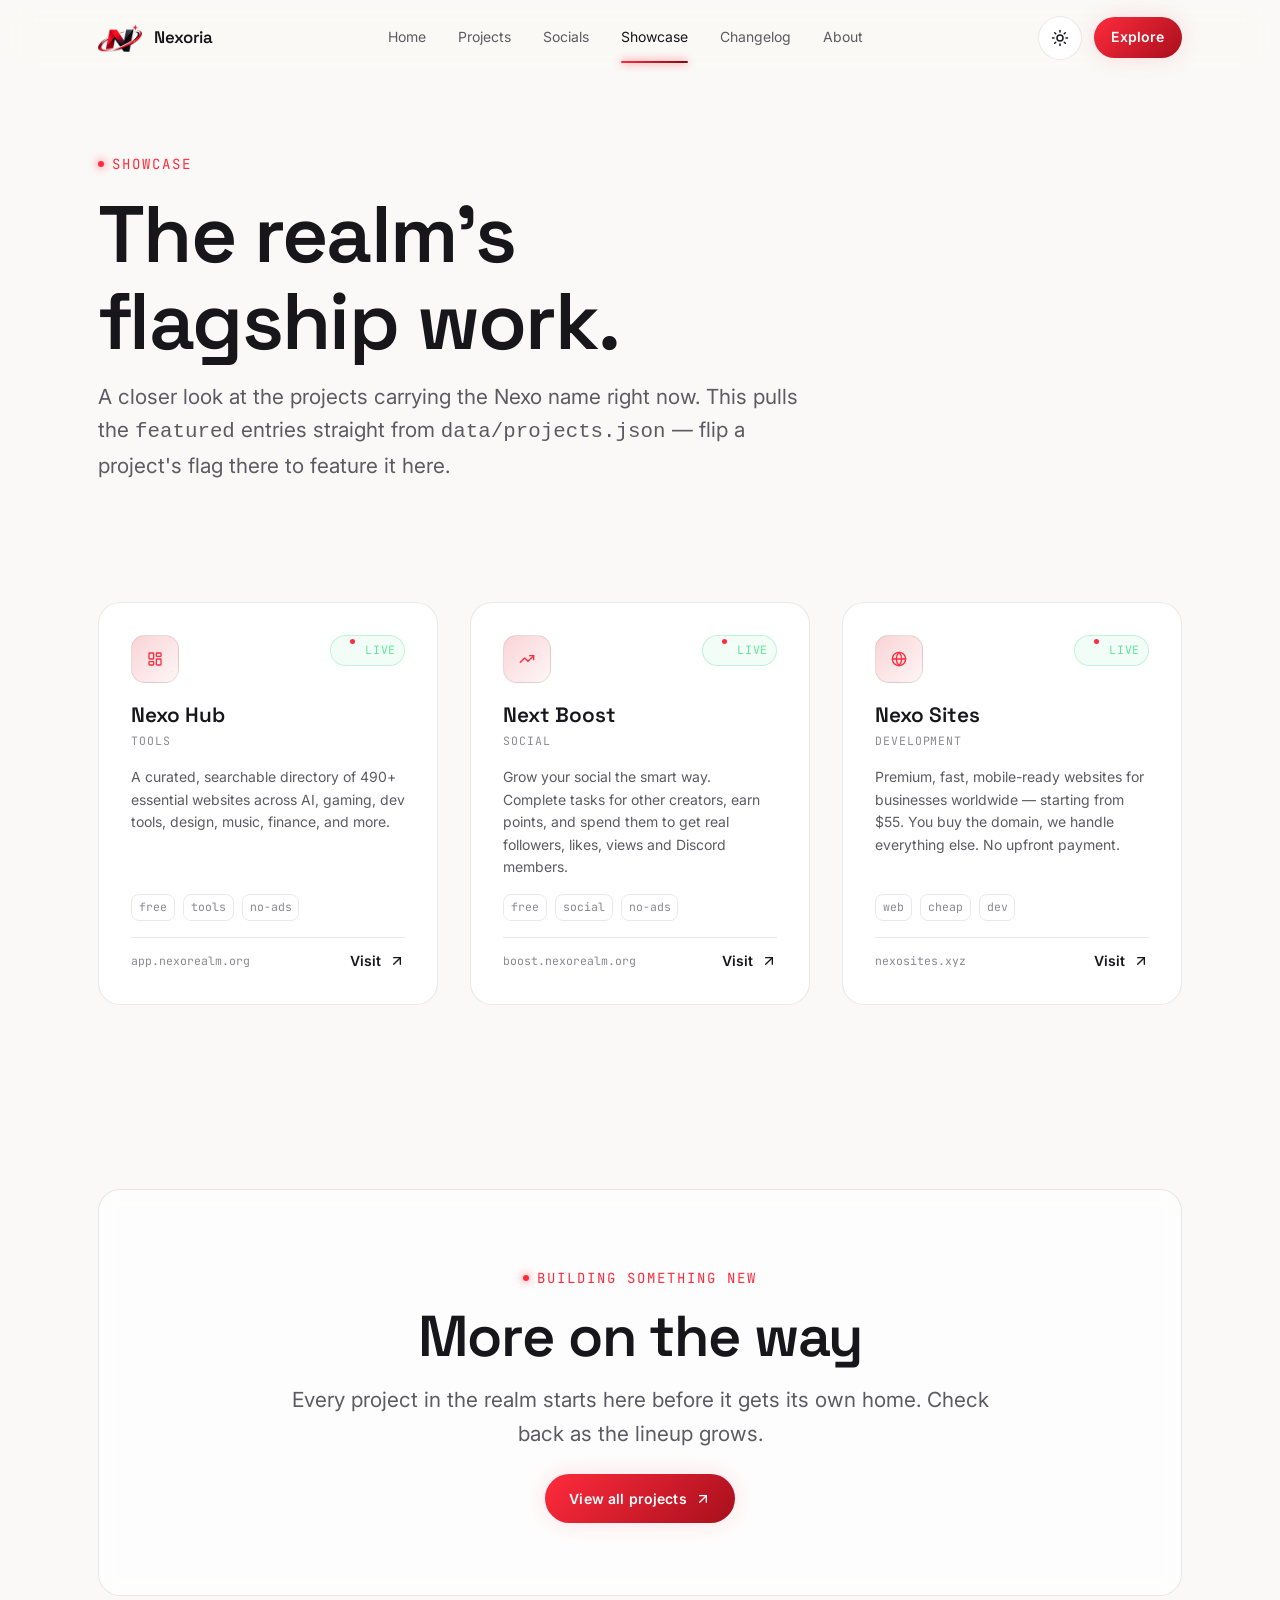
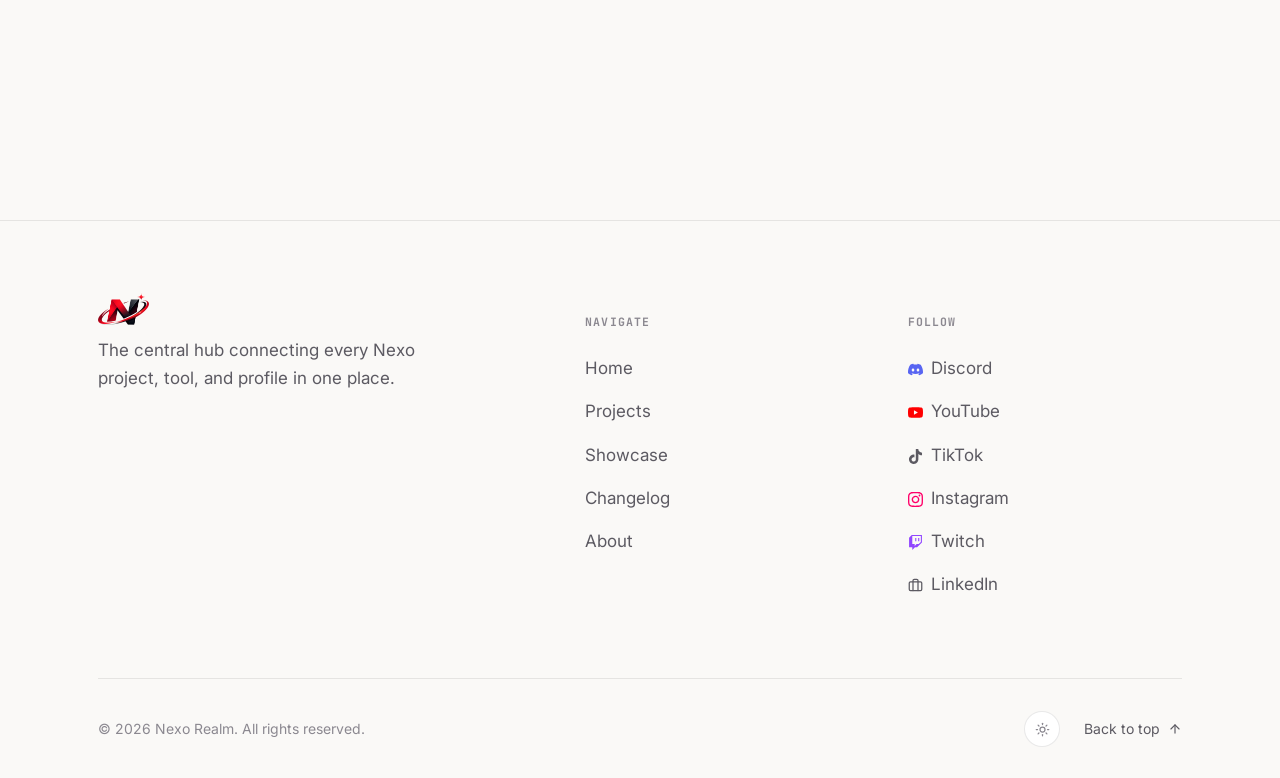
<file: showcase/index.html>
<!DOCTYPE html>
<html lang="en">
<head>
<meta charset="UTF-8" />
  <meta name="viewport" content="width=device-width, initial-scale=1.0" />
  <title>Showcase — Nexo Realm</title>
  <meta name="description" content="A closer look at the flagship Nexo projects — Nexo Hub, Next Boost, Nexo Sites — generated live from the shared project data." />
  <meta name="keywords" content="Nexo Realm, Nexoria Network, Nexo Hub, Next Boost, Watch Log, Nexo Sites, indie developer tools, project hub, developer ecosystem" />
  <meta name="author" content="Nexo Realm" />
  <meta name="robots" content="index, follow, max-image-preview:large, max-snippet:-1, max-video-preview:-1" />
  <link rel="canonical" href="https://nexorealm.org/showcase/" />
  <meta name="theme-color" content="#0a0a0c" media="(prefers-color-scheme: dark)" />
  <meta name="theme-color" content="#faf9f7" media="(prefers-color-scheme: light)" />
  <meta name="format-detection" content="telephone=no" />
  <meta name="apple-mobile-web-app-title" content="Nexo Realm" />
  <meta name="apple-mobile-web-app-capable" content="yes" />
  <meta name="msapplication-TileColor" content="#0a0a0c" />
  <meta name="msapplication-TileImage" content="../images/favicons/icon-192.png" />

  <!-- Favicons (generated from the Nexo Realm mark) -->
  <link rel="icon" href="../favicon.ico" sizes="any" />
  <link rel="icon" type="image/png" sizes="16x16" href="../images/favicons/favicon-16x16.png" />
  <link rel="icon" type="image/png" sizes="32x32" href="../images/favicons/favicon-32x32.png" />
  <link rel="icon" type="image/png" sizes="96x96" href="../images/favicons/favicon-96x96.png" />
  <link rel="apple-touch-icon" href="../images/favicons/apple-touch-icon.png" />
  <link rel="manifest" href="../manifest.json" />

  <!-- Open Graph -->
  <meta property="og:type" content="website" />
  <meta property="og:site_name" content="Nexo Realm" />
  <meta property="og:locale" content="en_US" />
  <meta property="og:title" content="Showcase — Nexo Realm" />
  <meta property="og:description" content="A closer look at the flagship Nexo projects — Nexo Hub, Next Boost, Nexo Sites — generated live from the shared project data." />
  <meta property="og:url" content="https://nexorealm.org/showcase/" />
  <meta property="og:image" content="https://nexorealm.org/images/og-image.jpg" />
  <meta property="og:image:width" content="1200" />
  <meta property="og:image:height" content="630" />
  <meta property="og:image:alt" content="Nexo Realm logo" />

  <!-- Twitter Card -->
  <meta name="twitter:card" content="summary_large_image" />
  <meta name="twitter:title" content="Showcase — Nexo Realm" />
  <meta name="twitter:description" content="A closer look at the flagship Nexo projects — Nexo Hub, Next Boost, Nexo Sites — generated live from the shared project data." />
  <meta name="twitter:image" content="https://nexorealm.org/images/og-image.jpg" />

  <!-- Preconnect -->
  <link rel="preconnect" href="https://fonts.googleapis.com" />
  <link rel="preconnect" href="https://fonts.gstatic.com" crossorigin />
  <link rel="preconnect" href="https://www.google.com" />

  <link rel="preload" as="style" href="https://fonts.googleapis.com/css2?family=Space+Grotesk:wght@500;600;700&family=Inter:wght@400;500;600;700&family=JetBrains+Mono:wght@400;500&display=swap" />
  <link rel="stylesheet" href="https://fonts.googleapis.com/css2?family=Space+Grotesk:wght@500;600;700&family=Inter:wght@400;500;600;700&family=JetBrains+Mono:wght@400;500&display=swap" />

  <link rel="preload" as="style" href="../css/tokens.css" />
  <link rel="stylesheet" href="../css/tokens.css" />
  <link rel="stylesheet" href="../css/base.css" />
  <link rel="stylesheet" href="../css/components.css" />
  <link rel="stylesheet" href="../css/animations.css" />
  <link rel="stylesheet" href="../css/pages.css" />

  <script type="application/ld+json">
    {
      "@context": "https://schema.org",
      "@type": "Organization",
      "name": "Nexo Realm",
      "url": "https://nexorealm.org/",
      "logo": "https://nexorealm.org/images/logo.png",
      "sameAs": [
        "https://discord.gg/JFz3mVpCUm",
        "https://www.youtube.com/@nxrealm08/",
        "https://www.tiktok.com/@nxrealm08",
        "https://www.instagram.com/nxrealm08",
        "https://www.twitch.tv/nxrealm08",
        "https://www.linkedin.com/in/nexosites/"
      ]
    }
    </script>
  

  <!-- Anti-flash theme bootstrap: must run before first paint -->
  <script>
    (function () {
      try {
        var stored = localStorage.getItem("nexorealm-theme");
        var theme = stored || (window.matchMedia("(prefers-color-scheme: light)").matches ? "light" : "dark");
        document.documentElement.setAttribute("data-theme", theme);
      } catch (e) {
        document.documentElement.setAttribute("data-theme", "dark");
      }
    })();
  </script>

</head>
<body id="top">
  <a class="skip-link" href="#main">Skip to content</a>
  <header class="nav" data-nav>
    <div class="nav__inner">
      <a class="nav__brand" href="../">
        <img src="../images/logo.png" alt="" width="140" height="88" />
        <span class="nav__brand-text">Nexoria</span>
      </a>
      <nav class="nav__links" aria-label="Primary">
        <a class="nav__link" href="../">Home</a>
        <a class="nav__link" href="../projects/">Projects</a>
        <a class="nav__link" href="../socials/">Socials</a>
        <a class="nav__link" href="../showcase/" aria-current="page">Showcase</a>
        <a class="nav__link" href="../changelog/">Changelog</a>
        <a class="nav__link" href="../about/">About</a>
      </nav>
      <div class="nav__actions">
        <button class="theme-toggle" data-theme-toggle type="button" aria-label="Toggle color theme" aria-pressed="false">
          <svg class="icon icon-moon" aria-hidden="true" width="20" height="20"><use href="../icons/lucide-sprite.svg#moon"></use></svg>
          <svg class="icon icon-sun" aria-hidden="true" width="20" height="20"><use href="../icons/lucide-sprite.svg#sun"></use></svg>
        </button>
        <a class="btn btn--primary btn--sm" href="../projects/">Explore</a>
        <button class="nav__menu-btn" data-menu-toggle type="button" aria-label="Open menu" aria-expanded="false" aria-controls="mobile-menu">
          <svg class="icon" aria-hidden="true" width="20" height="20"><use href="../icons/lucide-sprite.svg#menu"></use></svg>
        </button>
      </div>
    </div>
  </header>

  <div class="mobile-menu" id="mobile-menu" data-mobile-menu>
    <a class="mobile-menu__link" href="../">Home</a>
      <a class="mobile-menu__link" href="../projects/">Projects</a>
      <a class="mobile-menu__link" href="../socials/">Socials</a>
      <a class="mobile-menu__link" href="../showcase/" aria-current="page">Showcase</a>
      <a class="mobile-menu__link" href="../changelog/">Changelog</a>
      <a class="mobile-menu__link" href="../about/">About</a>
    <div style="margin-top:2rem;display:flex;gap:1rem;flex-wrap:wrap;">
      <a class="btn btn--primary" href="../projects/">Explore projects</a>
      <a class="btn btn--ghost" href="../socials/">Socials</a>
    </div>
  </div>

  <main id="main">

    <section class="page-hero">
      <div class="container">
        <span class="eyebrow">Showcase</span>
        <h1>The realm's<br />flagship work.</h1>
        <p class="lede">A closer look at the projects carrying the Nexo name right now. This pulls the <code>featured</code> entries straight from <code>data/projects.json</code> &mdash; flip a project's flag there to feature it here.</p>
      </div>
    </section>

    <section class="section section--tight">
      <div class="container">
        <div class="grid grid--2" data-showcase-grid>
          <div class="card project-card" aria-hidden="true" style="opacity:.5">Loading showcase&hellip;</div>
        </div>
      </div>
    </section>

    <section class="section">
      <div class="container">
        <div class="card card--glass showcase-hero-card reveal" style="text-align:center;">
          <span class="eyebrow" style="justify-content:center;">Building something new</span>
          <h2 style="margin-top:1rem;">More on the way</h2>
          <p class="lede" style="margin-inline:auto;margin-top:1rem;">Every project in the realm starts here before it gets its own home. Check back as the lineup grows.</p>
          <div class="hero__actions" style="justify-content:center;margin-top:1.5rem;">
            <a class="btn btn--primary" href="../projects/">View all projects <svg class="icon" aria-hidden="true" width="16" height="16"><use href="../icons/lucide-sprite.svg#arrow-up-right"></use></svg></a>
          </div>
        </div>
      </div>
    </section>

  </main>
  <footer class="footer">
    <div class="container">
      <div class="footer__grid footer__grid--3">
        <div class="footer__col">
          <div class="footer__brand">
            <img src="../images/logo.png" alt="" width="120" height="76" />
          </div>
          <p style="color:var(--ink-dim);max-width:32ch;">The central hub connecting every Nexo project, tool, and profile in one place.</p>
        </div>
        <div class="footer__col">
          <h5>Navigate</h5>
          <a href="../">Home</a>
          <a href="../projects/">Projects</a>
          <a href="../showcase/">Showcase</a>
          <a href="../changelog/">Changelog</a>
          <a href="../about/">About</a>
        </div>
        <div class="footer__col">
          <h5>Follow</h5>
          <div data-footer-socials style="display:flex;flex-direction:column;"></div>
        </div>
      </div>
      <div class="footer__bottom">
        <span>&copy; <span data-year></span> Nexo Realm. All rights reserved.</span>
        <div class="footer__legal">
          <button class="theme-toggle" data-theme-toggle type="button" aria-label="Toggle color theme" style="width:36px;height:36px;">
            <svg class="icon icon-moon" aria-hidden="true" style="width:15px;height:15px;"><use href="../icons/lucide-sprite.svg#moon"></use></svg>
            <svg class="icon icon-sun" aria-hidden="true" style="width:15px;height:15px;"><use href="../icons/lucide-sprite.svg#sun"></use></svg>
          </button>
          <a class="back-to-top" href="#top" data-back-to-top>Back to top <svg class="icon" aria-hidden="true" width="14" height="14"><use href="../icons/lucide-sprite.svg#arrow-up"></use></svg></a>
        </div>
      </div>
    </div>
  </footer>

  <script>document.documentElement.setAttribute('data-js', 'ready');</script>
  <script src="../js/theme.js" defer></script>
  <script src="../js/brand-icons.js" defer></script>
  <script src="../js/projects.js" defer></script>
  <script src="../js/socials.js" defer></script>
  <script src="../js/changelog.js" defer></script>
  <script src="../js/main.js" defer></script>

</body>
</html>
</file>
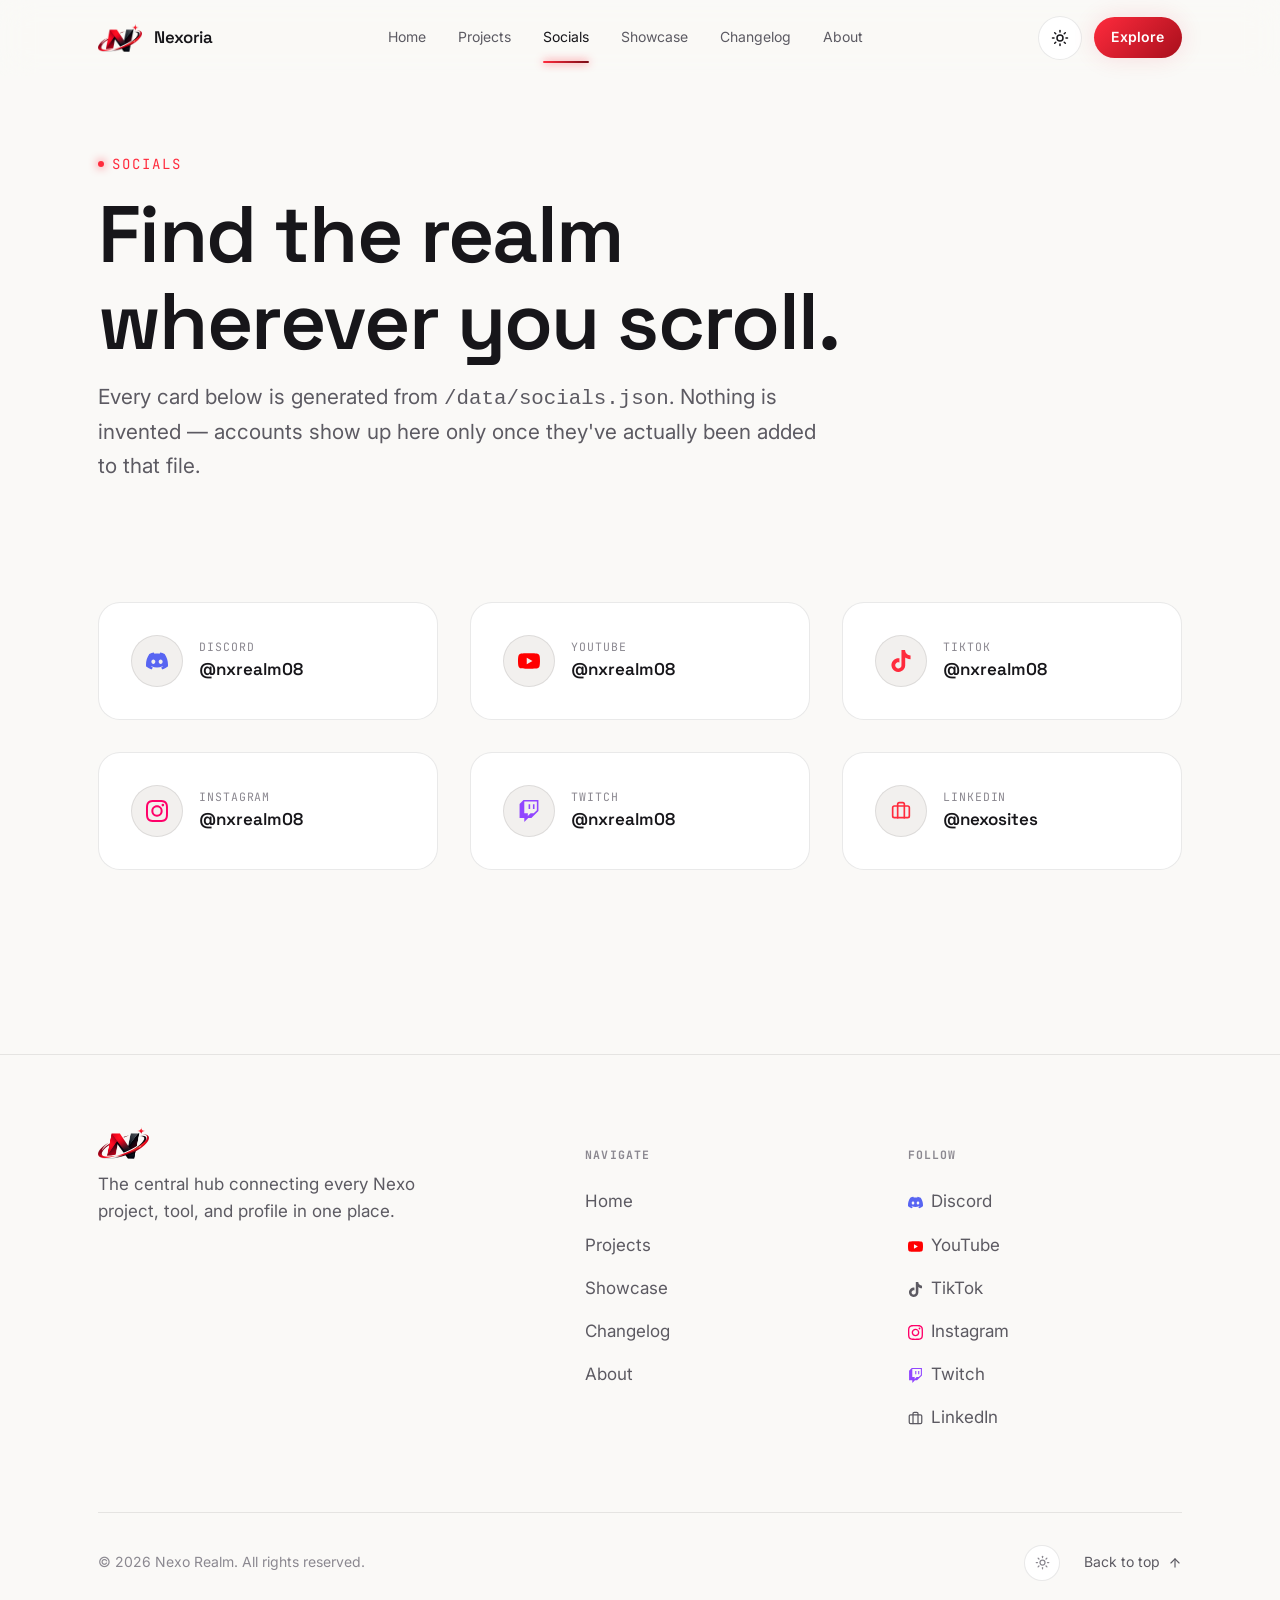
<file: socials/index.html>
<!DOCTYPE html>
<html lang="en">
<head>
<meta charset="UTF-8" />
  <meta name="viewport" content="width=device-width, initial-scale=1.0" />
  <title>Socials — Nexo Realm</title>
  <meta name="description" content="Follow Nexo Realm on Discord, YouTube, TikTok, Instagram, Twitch, and LinkedIn — every account generated live from a single JSON file." />
  <meta name="keywords" content="Nexo Realm, Nexoria Network, Nexo Hub, Next Boost, Watch Log, Nexo Sites, indie developer tools, project hub, developer ecosystem" />
  <meta name="author" content="Nexo Realm" />
  <meta name="robots" content="index, follow, max-image-preview:large, max-snippet:-1, max-video-preview:-1" />
  <link rel="canonical" href="https://nexorealm.org/socials/" />
  <meta name="theme-color" content="#0a0a0c" media="(prefers-color-scheme: dark)" />
  <meta name="theme-color" content="#faf9f7" media="(prefers-color-scheme: light)" />
  <meta name="format-detection" content="telephone=no" />
  <meta name="apple-mobile-web-app-title" content="Nexo Realm" />
  <meta name="apple-mobile-web-app-capable" content="yes" />
  <meta name="msapplication-TileColor" content="#0a0a0c" />
  <meta name="msapplication-TileImage" content="../images/favicons/icon-192.png" />

  <!-- Favicons (generated from the Nexo Realm mark) -->
  <link rel="icon" href="../favicon.ico" sizes="any" />
  <link rel="icon" type="image/png" sizes="16x16" href="../images/favicons/favicon-16x16.png" />
  <link rel="icon" type="image/png" sizes="32x32" href="../images/favicons/favicon-32x32.png" />
  <link rel="icon" type="image/png" sizes="96x96" href="../images/favicons/favicon-96x96.png" />
  <link rel="apple-touch-icon" href="../images/favicons/apple-touch-icon.png" />
  <link rel="manifest" href="../manifest.json" />

  <!-- Open Graph -->
  <meta property="og:type" content="website" />
  <meta property="og:site_name" content="Nexo Realm" />
  <meta property="og:locale" content="en_US" />
  <meta property="og:title" content="Socials — Nexo Realm" />
  <meta property="og:description" content="Follow Nexo Realm on Discord, YouTube, TikTok, Instagram, Twitch, and LinkedIn — every account generated live from a single JSON file." />
  <meta property="og:url" content="https://nexorealm.org/socials/" />
  <meta property="og:image" content="https://nexorealm.org/images/og-image.jpg" />
  <meta property="og:image:width" content="1200" />
  <meta property="og:image:height" content="630" />
  <meta property="og:image:alt" content="Nexo Realm logo" />

  <!-- Twitter Card -->
  <meta name="twitter:card" content="summary_large_image" />
  <meta name="twitter:title" content="Socials — Nexo Realm" />
  <meta name="twitter:description" content="Follow Nexo Realm on Discord, YouTube, TikTok, Instagram, Twitch, and LinkedIn — every account generated live from a single JSON file." />
  <meta name="twitter:image" content="https://nexorealm.org/images/og-image.jpg" />

  <!-- Preconnect -->
  <link rel="preconnect" href="https://fonts.googleapis.com" />
  <link rel="preconnect" href="https://fonts.gstatic.com" crossorigin />
  <link rel="preconnect" href="https://www.google.com" />

  <link rel="preload" as="style" href="https://fonts.googleapis.com/css2?family=Space+Grotesk:wght@500;600;700&family=Inter:wght@400;500;600;700&family=JetBrains+Mono:wght@400;500&display=swap" />
  <link rel="stylesheet" href="https://fonts.googleapis.com/css2?family=Space+Grotesk:wght@500;600;700&family=Inter:wght@400;500;600;700&family=JetBrains+Mono:wght@400;500&display=swap" />

  <link rel="preload" as="style" href="../css/tokens.css" />
  <link rel="stylesheet" href="../css/tokens.css" />
  <link rel="stylesheet" href="../css/base.css" />
  <link rel="stylesheet" href="../css/components.css" />
  <link rel="stylesheet" href="../css/animations.css" />
  <link rel="stylesheet" href="../css/pages.css" />

  <script type="application/ld+json">
    {
      "@context": "https://schema.org",
      "@type": "Organization",
      "name": "Nexo Realm",
      "url": "https://nexorealm.org/",
      "logo": "https://nexorealm.org/images/logo.png",
      "sameAs": [
        "https://discord.gg/JFz3mVpCUm",
        "https://www.youtube.com/@nxrealm08/",
        "https://www.tiktok.com/@nxrealm08",
        "https://www.instagram.com/nxrealm08",
        "https://www.twitch.tv/nxrealm08",
        "https://www.linkedin.com/in/nexosites/"
      ]
    }
    </script>
  

  <!-- Anti-flash theme bootstrap: must run before first paint -->
  <script>
    (function () {
      try {
        var stored = localStorage.getItem("nexorealm-theme");
        var theme = stored || (window.matchMedia("(prefers-color-scheme: light)").matches ? "light" : "dark");
        document.documentElement.setAttribute("data-theme", theme);
      } catch (e) {
        document.documentElement.setAttribute("data-theme", "dark");
      }
    })();
  </script>

</head>
<body id="top">
  <a class="skip-link" href="#main">Skip to content</a>
  <header class="nav" data-nav>
    <div class="nav__inner">
      <a class="nav__brand" href="../">
        <img src="../images/logo.png" alt="" width="140" height="88" />
        <span class="nav__brand-text">Nexoria</span>
      </a>
      <nav class="nav__links" aria-label="Primary">
        <a class="nav__link" href="../">Home</a>
        <a class="nav__link" href="../projects/">Projects</a>
        <a class="nav__link" href="../socials/" aria-current="page">Socials</a>
        <a class="nav__link" href="../showcase/">Showcase</a>
        <a class="nav__link" href="../changelog/">Changelog</a>
        <a class="nav__link" href="../about/">About</a>
      </nav>
      <div class="nav__actions">
        <button class="theme-toggle" data-theme-toggle type="button" aria-label="Toggle color theme" aria-pressed="false">
          <svg class="icon icon-moon" aria-hidden="true" width="20" height="20"><use href="../icons/lucide-sprite.svg#moon"></use></svg>
          <svg class="icon icon-sun" aria-hidden="true" width="20" height="20"><use href="../icons/lucide-sprite.svg#sun"></use></svg>
        </button>
        <a class="btn btn--primary btn--sm" href="../projects/">Explore</a>
        <button class="nav__menu-btn" data-menu-toggle type="button" aria-label="Open menu" aria-expanded="false" aria-controls="mobile-menu">
          <svg class="icon" aria-hidden="true" width="20" height="20"><use href="../icons/lucide-sprite.svg#menu"></use></svg>
        </button>
      </div>
    </div>
  </header>

  <div class="mobile-menu" id="mobile-menu" data-mobile-menu>
    <a class="mobile-menu__link" href="../">Home</a>
      <a class="mobile-menu__link" href="../projects/">Projects</a>
      <a class="mobile-menu__link" href="../socials/" aria-current="page">Socials</a>
      <a class="mobile-menu__link" href="../showcase/">Showcase</a>
      <a class="mobile-menu__link" href="../changelog/">Changelog</a>
      <a class="mobile-menu__link" href="../about/">About</a>
    <div style="margin-top:2rem;display:flex;gap:1rem;flex-wrap:wrap;">
      <a class="btn btn--primary" href="../projects/">Explore projects</a>
      <a class="btn btn--ghost" href="../socials/">Socials</a>
    </div>
  </div>

  <main id="main">

    <section class="page-hero">
      <div class="container">
        <span class="eyebrow">Socials</span>
        <h1>Find the realm<br />wherever you scroll.</h1>
        <p class="lede">Every card below is generated from <code>/data/socials.json</code>. Nothing is invented &mdash; accounts show up here only once they've actually been added to that file.</p>
      </div>
    </section>

    <section class="section section--tight">
      <div class="container">
        <div class="grid grid--3" data-socials-grid hidden></div>

        <div class="empty-state" data-socials-empty>
          <svg class="icon" aria-hidden="true" width="36" height="36"><use href="../icons/lucide-sprite.svg#compass"></use></svg>
          <p><strong>No social accounts added yet.</strong></p>
          <p class="lede" style="margin-inline:auto;">This page reads directly from <code>/data/socials.json</code>, and that file ships empty on purpose. To add an account, open the file and push an object into the <code>socials</code> array &mdash; the supported platforms are already documented at the top of the file:</p>
          <div style="max-width:52ch;margin:1.5rem auto 0;text-align:left;">
            <pre style="background:var(--bg-elevated-2);border:1px solid var(--border);border-radius:var(--radius-m);padding:1rem;overflow-x:auto;font-family:var(--font-mono);font-size:0.8rem;line-height:1.6;">{
  "platform": "github",
  "handle": "@your-handle",
  "url": "https://github.com/your-handle",
  "icon": "github"
}</pre>
          </div>
          <p class="lede" style="margin-inline:auto;">Supported platforms: Discord, GitHub, YouTube, TikTok, Instagram, Facebook, X, Reddit, LinkedIn, Twitch, Email, and Website.</p>
        </div>
      </div>
    </section>

  </main>
  <footer class="footer">
    <div class="container">
      <div class="footer__grid footer__grid--3">
        <div class="footer__col">
          <div class="footer__brand">
            <img src="../images/logo.png" alt="" width="120" height="76" />
          </div>
          <p style="color:var(--ink-dim);max-width:32ch;">The central hub connecting every Nexo project, tool, and profile in one place.</p>
        </div>
        <div class="footer__col">
          <h5>Navigate</h5>
          <a href="../">Home</a>
          <a href="../projects/">Projects</a>
          <a href="../showcase/">Showcase</a>
          <a href="../changelog/">Changelog</a>
          <a href="../about/">About</a>
        </div>
        <div class="footer__col">
          <h5>Follow</h5>
          <div data-footer-socials style="display:flex;flex-direction:column;"></div>
        </div>
      </div>
      <div class="footer__bottom">
        <span>&copy; <span data-year></span> Nexo Realm. All rights reserved.</span>
        <div class="footer__legal">
          <button class="theme-toggle" data-theme-toggle type="button" aria-label="Toggle color theme" style="width:36px;height:36px;">
            <svg class="icon icon-moon" aria-hidden="true" style="width:15px;height:15px;"><use href="../icons/lucide-sprite.svg#moon"></use></svg>
            <svg class="icon icon-sun" aria-hidden="true" style="width:15px;height:15px;"><use href="../icons/lucide-sprite.svg#sun"></use></svg>
          </button>
          <a class="back-to-top" href="#top" data-back-to-top>Back to top <svg class="icon" aria-hidden="true" width="14" height="14"><use href="../icons/lucide-sprite.svg#arrow-up"></use></svg></a>
        </div>
      </div>
    </div>
  </footer>

  <script>document.documentElement.setAttribute('data-js', 'ready');</script>
  <script src="../js/theme.js" defer></script>
  <script src="../js/brand-icons.js" defer></script>
  <script src="../js/projects.js" defer></script>
  <script src="../js/socials.js" defer></script>
  <script src="../js/changelog.js" defer></script>
  <script src="../js/main.js" defer></script>

</body>
</html>
</file>
<file: css/tokens.css>
/* ==========================================================================
   NEXO REALM — Design Tokens
   Dark theme is the default brand expression. Light theme overrides via
   [data-theme="light"] on <html>. All colors, type, spacing, motion timing
   live here so the rest of the CSS never hardcodes a value twice.
   ========================================================================== */

:root {
  /* ---------- Brand red ramp (sampled from the Nexo Realm mark) ---------- */
  --red-900: #4a0810;
  --red-700: #7a0d16;
  --red-600: #a80f1c;
  --red-500: #e31221; /* primary */
  --red-400: #ff2b3d; /* glow / gradient top */
  --red-300: #ff6b74;
  --red-200: #ffb3b8;

  /* ---------- Surfaces (dark, default) ---------- */
  --bg: #0a0a0c;
  --bg-raised: #111114;
  --bg-elevated: #17171b;
  --bg-elevated-2: #1f1f24;
  --border: rgba(255, 255, 255, 0.08);
  --border-strong: rgba(255, 255, 255, 0.16);
  --scrim: rgba(6, 6, 8, 0.72);

  /* ---------- Ink ---------- */
  --ink: #f3f1ef;
  --ink-dim: #a3a1a8;
  --ink-faint: #6d6b73;
  --ink-on-red: #fff3f3;

  /* ---------- Gradients / glow ---------- */
  --grad-core: linear-gradient(135deg, var(--red-400), var(--red-700));
  --grad-hero: radial-gradient(60% 60% at 50% 35%, rgba(227, 18, 33, 0.22), transparent 70%);
  --glow-red: 0 0 60px rgba(227, 18, 33, 0.35);
  --glow-red-soft: 0 0 32px rgba(227, 18, 33, 0.2);

  /* ---------- Type ---------- */
  --font-display: "Space Grotesk", "Segoe UI", system-ui, sans-serif;
  --font-body: "Inter", "Segoe UI", system-ui, sans-serif;
  --font-mono: "JetBrains Mono", "SFMono-Regular", Consolas, monospace;

  --step--1: clamp(0.8rem, 0.77rem + 0.15vw, 0.875rem);
  --step-0: clamp(1rem, 0.96rem + 0.2vw, 1.0625rem);
  --step-1: clamp(1.15rem, 1.08rem + 0.35vw, 1.3rem);
  --step-2: clamp(1.4rem, 1.28rem + 0.6vw, 1.7rem);
  --step-3: clamp(1.8rem, 1.55rem + 1.2vw, 2.4rem);
  --step-4: clamp(2.4rem, 1.95rem + 2.2vw, 3.6rem);
  --step-5: clamp(3rem, 2.2rem + 4vw, 5rem);

  /* ---------- Spacing scale ---------- */
  --space-1: 0.25rem;
  --space-2: 0.5rem;
  --space-3: 0.75rem;
  --space-4: 1rem;
  --space-5: 1.5rem;
  --space-6: 2rem;
  --space-7: 3rem;
  --space-8: 4.5rem;
  --space-9: 7rem;

  /* ---------- Shape / motion ---------- */
  --radius-s: 8px;
  --radius-m: 14px;
  --radius-l: 22px;
  --radius-pill: 999px;
  --ease-out: cubic-bezier(0.16, 1, 0.3, 1);
  --ease-in-out: cubic-bezier(0.65, 0, 0.35, 1);
  --dur-fast: 160ms;
  --dur-med: 320ms;
  --dur-slow: 640ms;

  --container: 1180px;
  --nav-h: 76px;
}

[data-theme="light"] {
  --bg: #faf9f7;
  --bg-raised: #ffffff;
  --bg-elevated: #ffffff;
  --bg-elevated-2: #f2f0ee;
  --border: rgba(20, 16, 18, 0.09);
  --border-strong: rgba(20, 16, 18, 0.18);
  --scrim: rgba(250, 249, 247, 0.7);

  --ink: #17161a;
  --ink-dim: #5c5a62;
  --ink-faint: #8b8890;

  --grad-hero: radial-gradient(60% 60% at 50% 35%, rgba(227, 18, 33, 0.12), transparent 70%);
  --glow-red: 0 0 50px rgba(227, 18, 33, 0.18);
  --glow-red-soft: 0 0 24px rgba(227, 18, 33, 0.12);
}
</file>
<file: css/base.css>
/* ==========================================================================
   NEXO REALM — Base
   ========================================================================== */

*, *::before, *::after { box-sizing: border-box; }
html { -webkit-text-size-adjust: 100%; scroll-behavior: smooth; }

html, body { height: 100%; }

body {
  margin: 0;
  background: var(--bg);
  color: var(--ink);
  font-family: var(--font-body);
  font-size: var(--step-0);
  line-height: 1.6;
  -webkit-font-smoothing: antialiased;
  text-rendering: optimizeLegibility;
  transition: background-color var(--dur-med) var(--ease-out), color var(--dur-med) var(--ease-out);
  overflow-x: hidden;
}

img, video { display: block; max-width: 100%; height: auto; }

a { color: inherit; text-decoration: none; }

ul, ol { margin: 0; padding: 0; list-style: none; }

button {
  font: inherit;
  color: inherit;
  background: none;
  border: none;
  cursor: pointer;
}

input, textarea, select {
  font: inherit;
  color: inherit;
}

h1, h2, h3, h4 {
  font-family: var(--font-display);
  font-weight: 600;
  line-height: 1.08;
  letter-spacing: -0.02em;
  margin: 0;
}

h1 { font-size: var(--step-5); }
h2 { font-size: var(--step-4); }
h3 { font-size: var(--step-3); }
h4 { font-size: var(--step-2); }

p { margin: 0; }

.container {
  width: 100%;
  max-width: var(--container);
  margin-inline: auto;
  padding-inline: var(--space-5);
}

@media (min-width: 720px) {
  .container { padding-inline: var(--space-7); }
}

section { position: relative; }

.eyebrow {
  display: inline-flex;
  align-items: center;
  gap: var(--space-2);
  font-family: var(--font-mono);
  font-size: var(--step--1);
  letter-spacing: 0.14em;
  text-transform: uppercase;
  color: var(--red-400);
}

.eyebrow::before {
  content: "";
  width: 6px;
  height: 6px;
  border-radius: 50%;
  background: var(--red-400);
  box-shadow: 0 0 10px var(--red-400);
}

.lede {
  color: var(--ink-dim);
  font-size: var(--step-1);
  max-width: 56ch;
}

.visually-hidden {
  position: absolute;
  width: 1px; height: 1px;
  padding: 0; margin: -1px;
  overflow: hidden;
  clip: rect(0,0,0,0);
  white-space: nowrap;
  border: 0;
}

.skip-link {
  position: absolute;
  left: var(--space-4);
  top: -60px;
  background: var(--red-500);
  color: #fff;
  padding: var(--space-3) var(--space-4);
  border-radius: var(--radius-s);
  z-index: 999;
  transition: top var(--dur-fast) var(--ease-out);
}
.skip-link:focus { top: var(--space-4); }

:focus-visible {
  outline: 2px solid var(--red-400);
  outline-offset: 3px;
  border-radius: 4px;
}

/* ---------- Icon sprite (self-hosted Lucide subset) ----------
   Every icon on the site is <svg class="icon" width="N" height="N"><use
   href="icons/lucide-sprite.svg#name"></use></svg> — no external CDN, no JS
   required to render. Width/height are always set explicitly per-instance;
   this class only supplies the shared stroke styling. */
.icon {
  display: inline-block;
  vertical-align: -0.15em;
  flex-shrink: 0;
  fill: none;
  stroke: currentColor;
  stroke-width: 2;
  stroke-linecap: round;
  stroke-linejoin: round;
}

/* Brand SVGs (js/brand-icons.js) never got a display rule of their own —
   fixing the global svg reset above already fixes them, but this makes the
   requirement explicit so it can't regress silently again. */
.brand-icon {
  display: inline-block;
  vertical-align: -0.15em;
  flex-shrink: 0;
}

::selection { background: var(--red-500); color: #fff; }

/* Scrollbar (webkit) */
::-webkit-scrollbar { width: 10px; height: 10px; }
::-webkit-scrollbar-track { background: var(--bg); }
::-webkit-scrollbar-thumb { background: var(--bg-elevated-2); border-radius: 10px; border: 2px solid var(--bg); }
::-webkit-scrollbar-thumb:hover { background: var(--red-700); }

@media (prefers-reduced-motion: reduce) {
  html { scroll-behavior: auto; }
  *, *::before, *::after {
    animation-duration: 0.001ms !important;
    animation-iteration-count: 1 !important;
    transition-duration: 0.001ms !important;
    scroll-behavior: auto !important;
  }
}
</file>
<file: css/components.css>
/* ==========================================================================
   NEXO REALM — Components
   ========================================================================== */

/* ---------- Navigation ---------- */
.nav {
  position: fixed;
  inset: 0 0 auto 0;
  z-index: 100;
  height: var(--nav-h);
  display: flex;
  align-items: center;
  background: color-mix(in srgb, var(--bg) 70%, transparent);
  backdrop-filter: blur(16px) saturate(140%);
  -webkit-backdrop-filter: blur(16px) saturate(140%);
  border-bottom: 1px solid transparent;
  transition: border-color var(--dur-med) var(--ease-out), background-color var(--dur-med);
}
.nav.is-scrolled { border-bottom-color: var(--border); }

.nav__inner {
  width: 100%;
  max-width: var(--container);
  margin-inline: auto;
  padding-inline: var(--space-5);
  display: flex;
  align-items: center;
  gap: var(--space-6);
}

@media (min-width: 720px) { .nav__inner { padding-inline: var(--space-7); } }

@media (min-width: 900px) {
  .nav__inner {
    display: grid;
    grid-template-columns: auto 1fr auto;
    align-items: center;
    gap: var(--space-6);
  }
}

.nav__brand {
  display: flex;
  align-items: center;
  gap: var(--space-3);
  font-family: var(--font-display);
  font-weight: 600;
  font-size: 1.05rem;
  letter-spacing: -0.01em;
  margin-right: auto;
}
@media (min-width: 900px) { .nav__brand { margin-right: 0; } }
.nav__brand img { height: 28px; width: auto; }
.nav__brand-text { color: var(--ink); }

.nav__links {
  display: none;
  align-items: center;
  justify-content: center;
  gap: var(--space-6);
  position: relative;
}

@media (min-width: 900px) {
  .nav__links { display: flex; }
}

.nav__link {
  position: relative;
  font-size: var(--step--1);
  color: var(--ink-dim);
  padding: var(--space-2) 0;
  transition: color var(--dur-fast) var(--ease-out);
}
.nav__link:hover, .nav__link:focus-visible { color: var(--ink); }
.nav__link[aria-current="page"] { color: var(--ink); }
.nav__link[aria-current="page"]::after {
  content: "";
  position: absolute;
  left: 0; right: 0; bottom: -6px;
  height: 2px;
  background: linear-gradient(90deg, var(--red-400), var(--red-700));
  border-radius: 2px;
  box-shadow: 0 0 8px var(--red-400);
}

.nav__actions { display: flex; align-items: center; gap: var(--space-3); }

.theme-toggle {
  position: relative;
  width: 44px; height: 44px;
  display: grid;
  place-items: center;
  border-radius: var(--radius-pill);
  border: 1px solid var(--border);
  background: var(--bg-elevated);
  transition: border-color var(--dur-fast), transform var(--dur-fast) var(--ease-out);
}
.theme-toggle:hover { border-color: var(--border-strong); transform: translateY(-1px); }
.theme-toggle svg { width: 18px; height: 18px; transition: opacity var(--dur-fast), transform var(--dur-med) var(--ease-in-out); }
.theme-toggle .icon-sun { position: absolute; opacity: 0; transform: rotate(-90deg) scale(0.5); }
.theme-toggle .icon-moon { opacity: 1; transform: rotate(0) scale(1); }
[data-theme="light"] .theme-toggle .icon-sun { opacity: 1; transform: rotate(0) scale(1); }
[data-theme="light"] .theme-toggle .icon-moon { opacity: 0; transform: rotate(90deg) scale(0.5); }

.nav__menu-btn {
  display: grid;
  place-items: center;
  width: 44px; height: 44px;
  border-radius: var(--radius-pill);
  border: 1px solid var(--border);
  background: var(--bg-elevated);
}
@media (min-width: 900px) { .nav__menu-btn { display: none; } }

/* Mobile menu */
.mobile-menu {
  position: fixed;
  inset: var(--nav-h) 0 0 0;
  z-index: 99;
  background: var(--bg);
  transform: translateY(-8px);
  opacity: 0;
  visibility: hidden;
  transition: opacity var(--dur-med) var(--ease-out), transform var(--dur-med) var(--ease-out), visibility 0s var(--dur-med);
  padding: var(--space-6) var(--space-5);
  overflow-y: auto;
}
.mobile-menu.is-open {
  opacity: 1;
  visibility: visible;
  transform: translateY(0);
  transition: opacity var(--dur-med) var(--ease-out), transform var(--dur-med) var(--ease-out), visibility 0s;
}
.mobile-menu__link {
  display: block;
  font-family: var(--font-display);
  font-size: var(--step-2);
  padding: var(--space-4) 0;
  border-bottom: 1px solid var(--border);
  color: var(--ink);
}
.mobile-menu__link[aria-current="page"] { color: var(--red-400); }

/* ---------- Buttons ---------- */
.btn {
  position: relative;
  display: inline-flex;
  align-items: center;
  justify-content: center;
  gap: var(--space-2);
  padding: 0.85rem 1.5rem;
  border-radius: var(--radius-pill);
  font-size: var(--step--1);
  font-weight: 600;
  letter-spacing: 0.01em;
  overflow: hidden;
  isolation: isolate;
  transition: transform var(--dur-fast) var(--ease-out), box-shadow var(--dur-fast) var(--ease-out), border-color var(--dur-fast);
  white-space: nowrap;
}
.btn:active { transform: scale(0.97); }

.btn--primary {
  background: linear-gradient(135deg, var(--red-400), var(--red-600));
  color: #fff;
  box-shadow: var(--glow-red-soft);
}
.btn--primary:hover { box-shadow: var(--glow-red); transform: translateY(-2px); }

.btn--ghost {
  background: var(--bg-elevated);
  border: 1px solid var(--border);
  color: var(--ink);
}
.btn--ghost:hover { border-color: var(--border-strong); transform: translateY(-2px); }

.btn--sm { padding: 0.6rem 1.1rem; font-size: var(--step--1); }

.btn .ripple {
  position: absolute;
  border-radius: 50%;
  background: rgba(255,255,255,0.35);
  transform: scale(0);
  animation: ripple 600ms var(--ease-out);
  pointer-events: none;
}
@keyframes ripple { to { transform: scale(3); opacity: 0; } }

/* ---------- Cards ---------- */
.card {
  position: relative;
  background: var(--bg-elevated);
  border: 1px solid var(--border);
  border-radius: var(--radius-l);
  padding: var(--space-6);
  transition: transform var(--dur-med) var(--ease-out), border-color var(--dur-med), box-shadow var(--dur-med);
}
.card:hover {
  transform: translateY(-6px);
  border-color: var(--border-strong);
  box-shadow: 0 24px 48px -24px rgba(0,0,0,0.5), var(--glow-red-soft);
}

.card--glass {
  background: color-mix(in srgb, var(--bg-elevated) 70%, transparent);
  backdrop-filter: blur(10px);
  -webkit-backdrop-filter: blur(10px);
}

.badge {
  display: inline-flex;
  align-items: center;
  gap: 0.35em;
  font-family: var(--font-mono);
  font-size: 0.72rem;
  letter-spacing: 0.06em;
  text-transform: uppercase;
  padding: 0.3em 0.7em;
  border-radius: var(--radius-pill);
  border: 1px solid var(--border-strong);
  color: var(--ink-dim);
}
.badge--live { color: #5ee69c; border-color: rgba(94,230,156,0.35); background: rgba(94,230,156,0.08); }
.badge--soon { color: var(--red-300); border-color: rgba(255,107,116,0.35); background: rgba(255,43,61,0.08); }
.badge--beta { color: #ffc670; border-color: rgba(255,198,112,0.35); background: rgba(255,198,112,0.08); }

.tag {
  font-family: var(--font-mono);
  font-size: 0.72rem;
  color: var(--ink-faint);
  padding: 0.25em 0.6em;
  border: 1px solid var(--border);
  border-radius: var(--radius-s);
}

/* ---------- Footer ---------- */
.footer {
  border-top: 1px solid var(--border);
  padding-block: var(--space-8) var(--space-6);
  margin-top: var(--space-9);
}
.footer__grid {
  display: grid;
  gap: var(--space-7);
  grid-template-columns: 1.4fr 1fr 1fr 1fr;
}
.footer__grid--3 { grid-template-columns: 1.6fr 1fr 1fr; }
@media (max-width: 800px) {
  .footer__grid { grid-template-columns: 1fr 1fr; }
  .footer__grid--3 { grid-template-columns: 1fr 1fr; }
}
@media (max-width: 520px) {
  .footer__grid { grid-template-columns: 1fr; }
  .footer__grid--3 { grid-template-columns: 1fr; }
}
.footer__brand { display: flex; align-items: center; gap: var(--space-3); margin-bottom: var(--space-3); }
.footer__brand img { height: 32px; width: auto; }
.footer__col h5 {
  font-family: var(--font-mono);
  font-size: 0.72rem;
  letter-spacing: 0.1em;
  text-transform: uppercase;
  color: var(--ink-faint);
  margin-bottom: var(--space-4);
}
.footer__col a, .footer__col .footer__empty-note {
  display: block;
  color: var(--ink-dim);
  padding: var(--space-2) 0;
  transition: color var(--dur-fast);
}
.footer__col a:hover { color: var(--red-400); }
.footer__bottom {
  display: flex;
  flex-wrap: wrap;
  gap: var(--space-4);
  align-items: center;
  justify-content: space-between;
  margin-top: var(--space-8);
  padding-top: var(--space-6);
  border-top: 1px solid var(--border);
  color: var(--ink-faint);
  font-size: var(--step--1);
}
.footer__legal { display: flex; gap: var(--space-5); }

.back-to-top {
  display: inline-flex;
  align-items: center;
  gap: var(--space-2);
  color: var(--ink-dim);
  font-size: var(--step--1);
}
.back-to-top:hover { color: var(--red-400); }
.back-to-top svg { transition: transform var(--dur-fast) var(--ease-out); }
.back-to-top:hover svg { transform: translateY(-3px); }

/* ---------- Page hero (inner pages) ---------- */
.page-hero {
  padding-block: calc(var(--nav-h) + var(--space-8)) var(--space-7);
}
.page-hero h1 { margin-top: var(--space-4); }
.page-hero .lede { margin-top: var(--space-4); }

/* ---------- Forms ---------- */
.field {
  display: flex;
  flex-direction: column;
  gap: var(--space-2);
  margin-bottom: var(--space-5);
}
.field label { font-size: var(--step--1); color: var(--ink-dim); }
.field input, .field textarea {
  background: var(--bg-elevated);
  border: 1px solid var(--border);
  border-radius: var(--radius-s);
  padding: 0.85rem 1rem;
  transition: border-color var(--dur-fast);
}
.field input:focus, .field textarea:focus { border-color: var(--red-500); }
.field textarea { min-height: 140px; resize: vertical; }
.field-hint { font-size: var(--step--1); color: var(--ink-faint); }

/* ---------- Empty state ---------- */
.empty-state {
  text-align: center;
  padding: var(--space-9) var(--space-5);
  border: 1px dashed var(--border-strong);
  border-radius: var(--radius-l);
  color: var(--ink-dim);
}
.empty-state svg { margin-inline: auto; margin-bottom: var(--space-4); color: var(--red-400); }

/* ---------- Toolbar (projects/socials filters) ---------- */
.toolbar {
  display: flex;
  flex-wrap: wrap;
  gap: var(--space-3);
  align-items: center;
  margin-bottom: var(--space-7);
}
.search-input {
  flex: 1 1 240px;
  display: flex;
  align-items: center;
  gap: var(--space-3);
  background: var(--bg-elevated);
  border: 1px solid var(--border);
  border-radius: var(--radius-pill);
  padding: 0.7rem 1.1rem;
}
.search-input svg { flex-shrink: 0; color: var(--ink-faint); }
.search-input input { flex: 1; background: none; border: none; color: var(--ink); }
.search-input input:focus { outline: none; }

.chip {
  border: 1px solid var(--border);
  border-radius: var(--radius-pill);
  padding: 0.55rem 1rem;
  font-size: var(--step--1);
  color: var(--ink-dim);
  transition: all var(--dur-fast);
}
.chip:hover { border-color: var(--border-strong); color: var(--ink); }
.chip[aria-pressed="true"] {
  background: linear-gradient(135deg, var(--red-400), var(--red-600));
  border-color: transparent;
  color: #fff;
}

.select-sort {
  background: var(--bg-elevated);
  border: 1px solid var(--border);
  border-radius: var(--radius-pill);
  padding: 0.6rem 1rem;
}

/* ---------- Stat counters ---------- */
.stats {
  display: grid;
  grid-template-columns: repeat(auto-fit, minmax(140px, 1fr));
  gap: var(--space-6);
  margin-top: var(--space-8);
  padding-top: var(--space-7);
  border-top: 1px solid var(--border);
}
.stat__num {
  font-family: var(--font-display);
  font-size: var(--step-4);
  background: linear-gradient(135deg, var(--ink), var(--red-300));
  -webkit-background-clip: text;
  background-clip: text;
  color: transparent;
}
.stat__label {
  font-size: var(--step--1);
  color: var(--ink-faint);
  font-family: var(--font-mono);
  letter-spacing: 0.05em;
}

/* ---------- 404 ---------- */
.error-page {
  min-height: 100dvh;
  display: flex;
  flex-direction: column;
  align-items: center;
  justify-content: center;
  text-align: center;
  padding: var(--space-6);
}
.error-page__code {
  font-family: var(--font-display);
  font-size: clamp(5rem, 10vw + 2rem, 11rem);
  line-height: 1;
  background: linear-gradient(135deg, var(--ink), var(--red-500));
  -webkit-background-clip: text;
  background-clip: text;
  color: transparent;
}
</file>
<file: css/animations.css>
/* ==========================================================================
   NEXO REALM — Motion
   Signature element: "The Orbit" — a core node with project satellites
   tracing elliptical paths around it, echoing the ring in the brand mark.
   ========================================================================== */

/* ---------- Scroll reveal ---------- */
.reveal {
  opacity: 0;
  transform: translateY(24px);
  transition: opacity var(--dur-slow) var(--ease-out), transform var(--dur-slow) var(--ease-out);
}
.reveal.is-visible { opacity: 1; transform: translateY(0); }
.reveal-stagger > * {
  opacity: 0;
  transform: translateY(20px);
  transition: opacity var(--dur-slow) var(--ease-out), transform var(--dur-slow) var(--ease-out);
}
.reveal-stagger.is-visible > * { opacity: 1; transform: translateY(0); }
.reveal-stagger.is-visible > *:nth-child(1) { transition-delay: 0ms; }
.reveal-stagger.is-visible > *:nth-child(2) { transition-delay: 80ms; }
.reveal-stagger.is-visible > *:nth-child(3) { transition-delay: 160ms; }
.reveal-stagger.is-visible > *:nth-child(4) { transition-delay: 240ms; }
.reveal-stagger.is-visible > *:nth-child(5) { transition-delay: 320ms; }
.reveal-stagger.is-visible > *:nth-child(6) { transition-delay: 400ms; }

/* ---------- Hero background glow ---------- */
.hero-glow {
  position: absolute;
  inset: 0;
  background: var(--grad-hero);
  pointer-events: none;
  z-index: 0;
}

.hero-grid {
  position: absolute;
  inset: 0;
  z-index: 0;
  background-image:
    linear-gradient(var(--border) 1px, transparent 1px),
    linear-gradient(90deg, var(--border) 1px, transparent 1px);
  background-size: 64px 64px;
  mask-image: radial-gradient(60% 60% at 50% 30%, black, transparent 75%);
  opacity: 0.6;
}

/* ---------- The Orbit signature ---------- */
.orbit {
  position: relative;
  width: 100%;
  max-width: 460px;
  aspect-ratio: 1;
  margin-inline: auto;
}

.orbit__core {
  position: absolute;
  inset: 38%;
  border-radius: 50%;
  background: radial-gradient(circle at 35% 30%, var(--red-300), var(--red-500) 55%, var(--red-900) 100%);
  box-shadow: 0 0 60px 10px rgba(227, 18, 33, 0.45), inset 0 0 30px rgba(0,0,0,0.35);
  animation: pulse 4s var(--ease-in-out) infinite;
}

@keyframes pulse {
  0%, 100% { transform: scale(1); }
  50% { transform: scale(1.06); }
}

.orbit__ring {
  position: absolute;
  inset: 0;
  border: 1px solid var(--border-strong);
  border-radius: 50%;
}
.orbit__ring--2 { inset: 9%; border-color: var(--border); }
.orbit__ring--3 { inset: 18%; border-style: dashed; opacity: 0.5; }

/* Each satellite is a full-size absolutely-positioned wrapper that rotates
   around the center; the dot sits pinned to the top edge of the wrapper so
   it traces a perfect circle regardless of container size (no fixed px). */
.orbit__satellite-wrap {
  position: absolute;
  inset: 0;
  animation: orbit-spin linear infinite;
}
.orbit__satellite-wrap--a { inset: 0; animation-duration: 16s; }
.orbit__satellite-wrap--b { inset: 9%; animation-duration: 22s; animation-direction: reverse; }
.orbit__satellite-wrap--c { inset: 18%; animation-duration: 30s; }

.orbit__satellite {
  position: absolute;
  top: -6px;
  left: 50%;
  width: 14px;
  height: 14px;
  border-radius: 50%;
  transform: translateX(-50%);
  background: linear-gradient(135deg, var(--red-300), var(--red-500));
  box-shadow: 0 0 16px rgba(227,18,33,0.7);
}
.orbit__satellite-wrap--b .orbit__satellite { width: 11px; height: 11px; background: linear-gradient(135deg, #fff, var(--red-400)); }
.orbit__satellite-wrap--c .orbit__satellite { width: 8px; height: 8px; }

@keyframes orbit-spin {
  from { transform: rotate(0deg); }
  to { transform: rotate(360deg); }
}

/* ---------- Mouse parallax (hero orbit stage) ---------- */
[data-parallax] {
  --px: 0px;
  --py: 0px;
}
[data-parallax] .orbit {
  transform: translate(var(--px), var(--py));
  transition: transform 200ms var(--ease-out);
}

/* ---------- Mini orbit (used as loading / decorative motif) ---------- */
.orbit-mini {
  position: relative;
  width: 22px;
  height: 22px;
  flex-shrink: 0;
}
.orbit-mini__dot {
  position: absolute;
  width: 5px; height: 5px;
  border-radius: 50%;
  background: var(--red-400);
  top: 0; left: 50%;
  transform-origin: 0 11px;
  animation: orbit-mini-spin 2.4s linear infinite;
}
@keyframes orbit-mini-spin {
  from { transform: translateX(-50%) rotate(0deg); }
  to { transform: translateX(-50%) rotate(360deg); }
}

/* ---------- Floating ambient particles ---------- */
.particles {
  position: absolute;
  inset: 0;
  overflow: hidden;
  pointer-events: none;
  z-index: 0;
}
.particle {
  position: absolute;
  border-radius: 50%;
  background: var(--red-500);
  opacity: 0.35;
  filter: blur(1px);
  animation: float-up linear infinite;
}
@keyframes float-up {
  from { transform: translateY(10%) translateX(0); opacity: 0; }
  10% { opacity: 0.45; }
  90% { opacity: 0.25; }
  to { transform: translateY(-110%) translateX(var(--drift, 20px)); opacity: 0; }
}

/* ---------- Marquee (featured strip) ---------- */
.marquee {
  overflow: hidden;
  -webkit-mask-image: linear-gradient(90deg, transparent, black 8%, black 92%, transparent);
  mask-image: linear-gradient(90deg, transparent, black 8%, black 92%, transparent);
}
.marquee__track {
  display: flex;
  gap: var(--space-6);
  width: max-content;
  animation: marquee 28s linear infinite;
}
.marquee:hover .marquee__track { animation-play-state: paused; }
@keyframes marquee {
  from { transform: translateX(0); }
  to { transform: translateX(-50%); }
}

/* ---------- Hover image zoom ---------- */
.media-zoom { overflow: hidden; border-radius: var(--radius-m); }
.media-zoom img { transition: transform var(--dur-slow) var(--ease-out); }
.media-zoom:hover img { transform: scale(1.06); }

/* ---------- Page transition veil ---------- */
.page-veil {
  position: fixed;
  inset: 0;
  z-index: 200;
  background: var(--bg);
  transform: scaleY(0);
  transform-origin: bottom;
  pointer-events: none;
}
.page-veil.is-active {
  animation: veil-in var(--dur-med) var(--ease-in-out) forwards;
}
@keyframes veil-in {
  0% { transform: scaleY(0); transform-origin: bottom; }
  50% { transform: scaleY(1); transform-origin: bottom; }
  50.1% { transform-origin: top; }
  100% { transform: scaleY(0); transform-origin: top; }
}

@media (prefers-reduced-motion: reduce) {
  .orbit__satellite-wrap, .orbit__core, .particle, .marquee__track, .orbit-mini__dot {
    animation: none !important;
  }
}
</file>
<file: css/pages.css>
/* ==========================================================================
   NEXO REALM — Page-specific layout
   ========================================================================== */

/* ---------- Hero (home) ---------- */
.hero {
  position: relative;
  padding-block: calc(var(--nav-h) + var(--space-8)) var(--space-9);
  overflow: hidden;
}
.hero__inner {
  position: relative;
  z-index: 1;
  display: grid;
  gap: var(--space-8);
  align-items: center;
}
@media (min-width: 960px) {
  .hero__inner { grid-template-columns: 1.1fr 0.9fr; gap: var(--space-7); }
}
.hero__title { margin-top: var(--space-4); }
.hero__title .accent {
  background: linear-gradient(135deg, var(--red-300), var(--red-500) 60%, var(--red-700));
  -webkit-background-clip: text;
  background-clip: text;
  color: transparent;
}
.hero__lede { margin-top: var(--space-5); }
.hero__actions { display: flex; flex-wrap: wrap; gap: var(--space-4); margin-top: var(--space-6); }
.hero__orbit-wrap { order: -1; }
@media (min-width: 960px) { .hero__orbit-wrap { order: 2; } }

/* ---------- Section rhythm ---------- */
.section { padding-block: var(--space-9); }
.section--tight { padding-block: var(--space-8); }
.section__head {
  display: flex;
  flex-wrap: wrap;
  align-items: flex-end;
  justify-content: space-between;
  gap: var(--space-5);
  margin-bottom: var(--space-7);
}
.section__head h2 { margin-top: var(--space-3); }

/* ---------- Grids ---------- */
.grid {
  display: grid;
  gap: var(--space-6);
  grid-template-columns: repeat(auto-fit, minmax(280px, 1fr));
}
.grid--3 { grid-template-columns: repeat(auto-fit, minmax(260px, 1fr)); }
.grid--2 { grid-template-columns: repeat(auto-fit, minmax(320px, 1fr)); }

/* ---------- Project card ---------- */
.project-card {
  display: flex;
  flex-direction: column;
  gap: var(--space-4);
  height: 100%;
}
.project-card__top { display: flex; align-items: flex-start; justify-content: space-between; gap: var(--space-3); }
.project-card__icon {
  width: 48px; height: 48px;
  border-radius: var(--radius-m);
  display: grid;
  place-items: center;
  background: linear-gradient(135deg, rgba(227,18,33,0.18), rgba(227,18,33,0.04));
  border: 1px solid var(--border);
  color: var(--red-400);
  flex-shrink: 0;
}
.project-card__name { font-family: var(--font-display); font-size: var(--step-1); font-weight: 600; }
.project-card__name a:hover { text-decoration: underline; text-underline-offset: 3px; }
.project-card__category { font-family: var(--font-mono); font-size: 0.72rem; color: var(--ink-faint); text-transform: uppercase; letter-spacing: 0.08em; }
.project-card__desc { color: var(--ink-dim); font-size: var(--step--1); flex: 1; }
.project-card__tags { display: flex; flex-wrap: wrap; gap: var(--space-2); }
.project-card__footer { display: flex; align-items: center; justify-content: space-between; margin-top: auto; padding-top: var(--space-3); border-top: 1px solid var(--border); }
.project-card__link { display: inline-flex; align-items: center; gap: var(--space-2); font-size: var(--step--1); font-weight: 600; color: var(--ink); }
.project-card__link svg { transition: transform var(--dur-fast) var(--ease-out); }
.project-card:hover .project-card__link svg { transform: translate(3px, -3px); }
.project-card--soon { opacity: 0.7; }

/* ---------- Social card ---------- */
.social-card {
  display: flex;
  align-items: center;
  gap: var(--space-4);
}
.social-card__icon {
  width: 52px; height: 52px;
  border-radius: 50%;
  display: grid;
  place-items: center;
  background: var(--bg-elevated-2);
  border: 1px solid var(--border);
  flex-shrink: 0;
  color: var(--red-400);
}
.social-card__icon svg.brand-icon { width: 22px; height: 22px; }
.social-card__platform { font-family: var(--font-mono); font-size: 0.72rem; color: var(--ink-faint); text-transform: uppercase; letter-spacing: 0.08em; }
.social-card__handle { font-family: var(--font-display); font-weight: 600; }

.footer-social-icon {
  display: inline-flex;
  width: 15px; height: 15px;
  margin-right: 0.5em;
  vertical-align: -3px;
}
.footer-social-icon svg { width: 15px; height: 15px; }

/* ---------- Featured marquee strip ---------- */
.marquee-card {
  flex-shrink: 0;
  width: 260px;
  padding: var(--space-5);
}

/* ---------- Timeline (about) ---------- */
.timeline { display: flex; flex-direction: column; gap: var(--space-7); border-left: 1px solid var(--border); padding-left: var(--space-6); }
.timeline__item { position: relative; }
.timeline__item::before {
  content: "";
  position: absolute;
  left: calc(var(--space-6) * -1 - 5px);
  top: 6px;
  width: 10px; height: 10px;
  border-radius: 50%;
  background: var(--red-500);
  box-shadow: 0 0 10px var(--red-500);
}
.timeline__date { font-family: var(--font-mono); font-size: var(--step--1); color: var(--ink-faint); letter-spacing: 0.04em; margin-bottom: var(--space-2); }
.timeline__title { font-size: var(--step-2); }
.timeline__desc { color: var(--ink-dim); margin-top: var(--space-2); max-width: 60ch; }
.timeline__tags { display: flex; flex-wrap: wrap; gap: var(--space-2); margin-top: var(--space-3); }

/* ---------- Latest updates strip (Home) ---------- */
.update-card__date { font-family: var(--font-mono); font-size: 0.72rem; color: var(--ink-faint); text-transform: uppercase; letter-spacing: 0.06em; margin-bottom: var(--space-2); }

/* ---------- Value pillars ---------- */
.pillar-icon {
  width: 52px; height: 52px;
  border-radius: var(--radius-m);
  display: grid;
  place-items: center;
  background: linear-gradient(135deg, rgba(227,18,33,0.16), transparent);
  border: 1px solid var(--border);
  color: var(--red-400);
  margin-bottom: var(--space-4);
}

/* ---------- Contact ---------- */
.contact-layout {
  display: grid;
  gap: var(--space-8);
}
@media (min-width: 880px) {
  .contact-layout { grid-template-columns: 1fr 1fr; }
}
.contact-info__item { display: flex; gap: var(--space-4); padding-block: var(--space-4); border-bottom: 1px solid var(--border); }
.contact-info__icon { color: var(--red-400); flex-shrink: 0; }

/* ---------- Legal pages ---------- */
.legal {
  max-width: 74ch;
}
.legal h2 { font-size: var(--step-2); margin-top: var(--space-8); margin-bottom: var(--space-4); }
.legal h2:first-child { margin-top: 0; }
.legal p, .legal li { color: var(--ink-dim); margin-bottom: var(--space-3); }
.legal ul { padding-left: 1.4rem; list-style: disc; }
.legal .updated { font-family: var(--font-mono); font-size: var(--step--1); color: var(--ink-faint); }

/* ---------- Showcase ---------- */
.showcase-hero-card {
  position: relative;
  padding: var(--space-8);
  overflow: hidden;
  border-radius: var(--radius-l);
}
</file>
